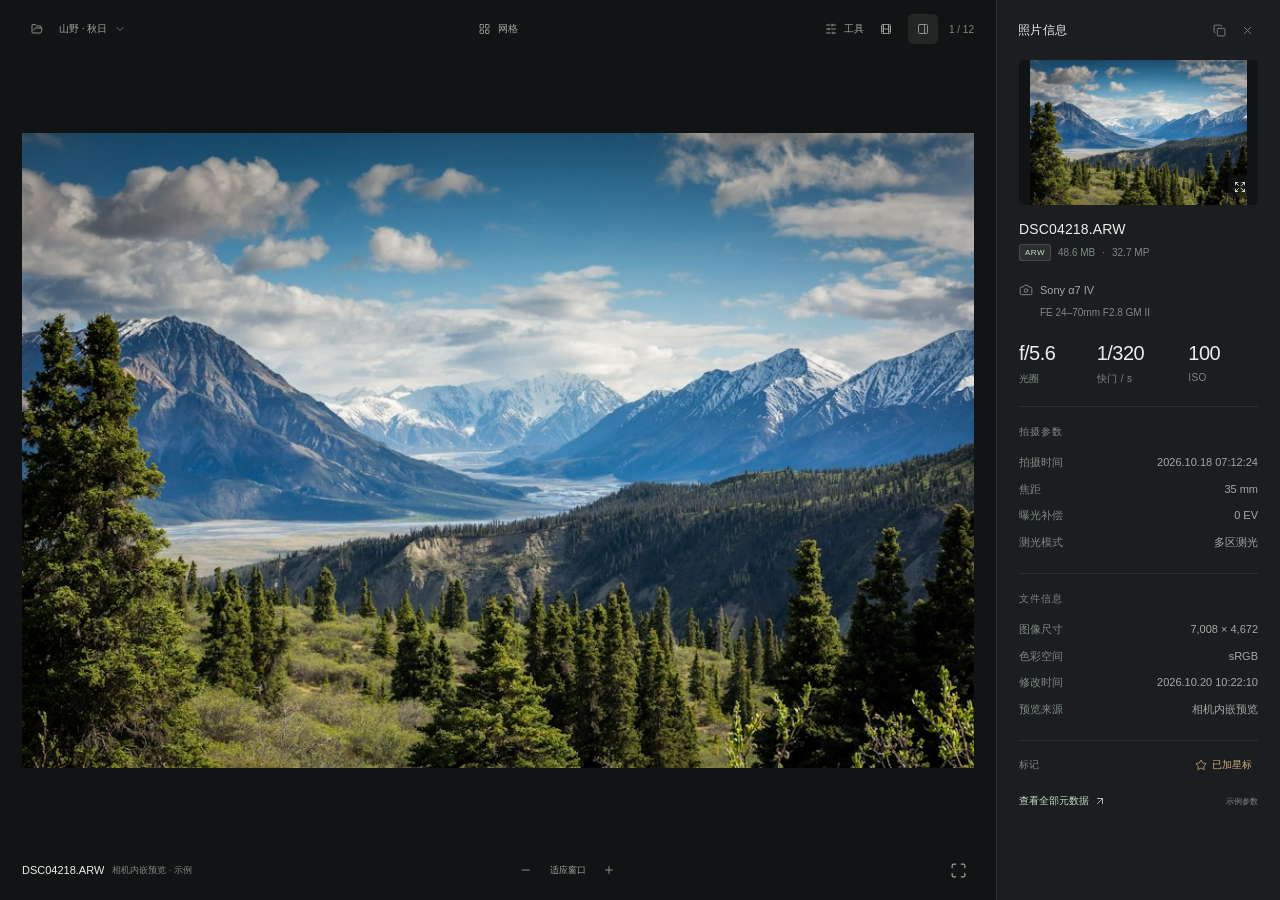
<file: prototype/index.html>
<!doctype html>
<html lang="zh-CN" data-theme="dark">
<head>
<meta charset="UTF-8"><meta name="viewport" content="width=device-width,initial-scale=1">
<meta name="color-scheme" content="dark light">
<title>见山 · 图片查看器 UI 原型</title>
<link rel="stylesheet" href="style.css">
<script src="assets/lucide.min.js" defer></script><script src="app.js" defer></script>
</head>
<body>
<div class="app" id="app">
  <aside class="sidebar" id="sidebar">
    <div class="brand"><div class="brand-icon"><i data-lucide="scan-eye"></i></div><div><strong>见山</strong><span>每一帧，都值得看见。</span></div></div>
    <button class="open-folder" id="openFolder"><i data-lucide="folder-open"></i>打开文件夹<kbd>⌘ O</kbd></button>
    <div class="section-label">浏览</div>
    <button class="nav-item active" id="allPhotos"><i data-lucide="images"></i>当前文件夹<span id="navCount">12</span></button>
    <button class="nav-item" id="favoriteNav"><i data-lucide="star"></i>已加星标<span id="starCount">3</span></button>
    <div class="section-label folders-label">文件夹<span class="micro-label">DEMO</span></div>
    <div class="folder-root"><i data-lucide="chevron-down"></i><i data-lucide="folder"></i><span>我的照片</span></div>
    <button class="folder-item selected" data-folder="all"><span class="tree-line"></span><i data-lucide="folder-open"></i><span>山野 · 秋日</span></button>
    <button class="folder-item" data-folder="landscape"><span class="tree-line"></span><i data-lucide="folder"></i><span>山与湖</span><span class="item-count">7</span></button>
    <button class="folder-item" data-folder="forest"><span class="tree-line last"></span><i data-lucide="folder"></i><span>林间漫步</span><span class="item-count">5</span></button>
    <div class="section-label recent-label">最近打开</div>
    <button class="recent-item" id="demoFolder"><i data-lucide="folder-clock"></i><span>山野 · 秋日<small>图片 / 2026 / 山野</small></span></button>
    <div class="sidebar-bottom">
      <div class="demo-note"><span class="status-dot"></span><span>示例文件夹</span><button class="icon-button" id="aboutBtn" aria-label="关于原型"><i data-lucide="circle-help"></i></button></div>
      <div class="appearance-row"><span>外观</span><div class="theme-toggle" aria-label="外观模式"><button data-theme="light" aria-label="浅色"><i data-lucide="sun"></i></button><button data-theme="dark" class="active" aria-label="深色"><i data-lucide="moon"></i></button></div></div>
    </div>
  </aside>
  <main class="main">
    <header class="titlebar">
      <div class="titlebar-left"><button class="icon-button sidebar-toggle" id="sidebarBtn" aria-label="切换文件夹侧栏"><i data-lucide="panel-left"></i></button><div class="breadcrumbs"><span>我的照片</span><i data-lucide="chevron-right"></i><span>2026</span><i data-lucide="chevron-right"></i><strong id="breadcrumbFolder">山野 · 秋日</strong></div></div>
      <div class="titlebar-right"><span class="prototype-label">UI 概念稿</span><button class="icon-button" id="keyboardBtn" aria-label="键盘快捷键" title="键盘快捷键"><i data-lucide="keyboard"></i></button><button class="icon-button active" id="infoBtn" aria-label="切换信息面板" title="信息面板 · I"><i data-lucide="panel-right"></i></button></div>
    </header>
    <div class="workspace" id="workspace">
      <section class="browser" id="browser">
        <div class="content-head"><div class="heading-group"><p class="eyebrow">FOLDER / 文件夹</p><h1 id="folderTitle">山野 · 秋日<span class="folder-count" id="folderCount">12</span></h1><p class="folder-description" id="folderDescription">把山间的光，留在这一帧。</p></div><div class="head-actions"><label class="search-box"><i data-lucide="search"></i><input id="search" type="search" placeholder="搜索文件名…" aria-label="搜索文件名"><kbd>⌘ F</kbd></label></div></div>
        <div class="controls-row">
          <div class="view-switch" role="group" aria-label="视图"><button id="gridView" class="active" aria-label="缩略图视图"><i data-lucide="layout-grid"></i></button><button id="singleView" aria-label="单张视图"><i data-lucide="rectangle-horizontal"></i></button></div>
          <div class="control-divider"></div>
          <div class="popover-anchor"><button class="text-button" id="sortBtn" aria-haspopup="true" aria-expanded="false"><i data-lucide="arrow-down-wide-narrow"></i><span id="sortLabel">拍摄时间</span><i class="small-icon" data-lucide="chevron-down"></i></button><div class="popover sort-popover" id="sortPopover" hidden><div class="popover-title">排序依据</div><div id="sortOptions"></div></div></div>
          <button class="icon-button order-button" id="orderBtn" aria-label="切换排序方向" title="切换为降序"><i data-lucide="arrow-up"></i></button>
          <div class="controls-spacer"></div>
          <button class="text-button format-toggle" id="formatToggle" aria-expanded="false"><i data-lucide="file-type-2"></i><span>格式</span></button><div class="popover-anchor"><button class="text-button filter-button" id="filterBtn" aria-haspopup="true" aria-expanded="false"><i data-lucide="sliders-horizontal"></i><span>筛选</span><span class="filter-counter" id="filterCounter" hidden>0</span></button><div class="popover filter-popover" id="filterPopover" hidden><div class="popover-title">精细筛选<button class="subtle-link" id="resetAdvanced">重置</button></div><label class="field">相机<select id="cameraFilter"><option value="">所有相机</option></select></label><label class="field">画面方向<select id="orientationFilter"><option value="">不限</option><option value="landscape">横向</option><option value="portrait">纵向</option></select></label><div class="field">ISO 范围<div class="range-fields"><input type="number" id="isoMin" placeholder="最低" min="0" aria-label="ISO 最低值"><span>—</span><input type="number" id="isoMax" placeholder="最高" min="0" aria-label="ISO 最高值"></div></div><label class="field">拍摄日期<input type="date" id="dateFilter" aria-label="拍摄日期"></label><label class="checkbox-row"><input type="checkbox" id="starFilter">只看已加星标</label></div></div>
        </div>
        <div class="format-row" id="formatRow" aria-label="按后缀名筛选"></div>
        <div class="active-filters" id="activeFilters" hidden></div>
        <div class="gallery-area" id="galleryArea"><div class="photo-grid" id="photoGrid" role="list" aria-label="图片缩略图"></div><div class="empty-state" id="emptyState" hidden><div class="empty-icon"><i data-lucide="search-x"></i></div><h2>没有匹配的图片</h2><p>试试其他文件格式，或清除当前筛选。</p><button class="primary-button" id="clearEmpty">清除筛选</button></div>
        <div class="single-view" id="singleArea" hidden><div class="viewer-top"><div class="viewer-top-left"><button class="icon-button" id="miniOpen" aria-label="打开文件夹" title="打开文件夹"><i data-lucide="folder-open"></i></button><button class="text-button mini-folder-button" id="miniFolderButton" aria-label="显示文件夹"><span id="miniFolderName">山野 · 秋日</span><i data-lucide="chevron-down"></i></button></div><div class="viewer-top-center"><button class="text-button" id="backToGrid"><i data-lucide="layout-grid"></i>网格</button></div><div class="viewer-top-right"><button class="text-button" id="miniToolsButton"><i data-lucide="sliders-horizontal"></i>工具</button><button class="icon-button" id="miniFilmstripButton" aria-label="显示胶片栏" title="显示胶片栏"><i data-lucide="film"></i></button><button class="icon-button active" id="miniInfoButton" aria-label="切换信息面板" title="信息面板"><i data-lucide="panel-right"></i></button><span id="singlePosition">1 / 12</span></div><div class="mini-tools-menu" id="miniToolsMenu" hidden><button type="button" data-mini-action="grid">网格浏览</button><button type="button" data-mini-action="sort">排序与筛选</button><button type="button" data-mini-action="folder">打开其他文件夹</button></div></div><div class="image-stage" id="imageStage"><img id="singleImage" alt=""><button class="stage-nav prev" id="prevBtn" aria-label="上一张"><i data-lucide="chevron-left"></i></button><button class="stage-nav next" id="nextBtn" aria-label="下一张"><i data-lucide="chevron-right"></i></button></div><div class="viewer-bottom"><div class="viewer-file"><strong id="singleName"></strong><span id="previewMode">相机内嵌预览</span></div><div class="zoom-control"><button class="icon-button" id="zoomOut" aria-label="缩小"><i data-lucide="minus"></i></button><button class="zoom-label" id="zoomFit">适应窗口</button><button class="icon-button" id="zoomIn" aria-label="放大"><i data-lucide="plus"></i></button></div><button class="icon-button" id="fullscreenBtn" aria-label="全屏查看"><i data-lucide="maximize"></i></button></div><div class="filmstrip" id="filmstrip" aria-label="图片胶片栏" hidden></div></div></div>
        <footer class="browser-footer"><div class="footer-count"><span class="status-dot"></span><span id="resultCount" aria-live="polite">12 张图片</span><span class="footer-dot">·</span><span id="selectionCount">已选择 1 张</span></div><div class="thumbnail-size" id="thumbnailControl"><i data-lucide="image"></i><input type="range" id="thumbSize" min="140" max="260" value="174" aria-label="缩略图大小"><i data-lucide="images"></i></div></footer>
      </section>
      <aside class="inspector" id="inspector" aria-label="图片元数据"><div class="inspector-top"><h2>照片信息</h2><div><button class="icon-button" id="copyInfoBtn" aria-label="复制拍摄信息" title="复制拍摄信息"><i data-lucide="copy"></i></button><button class="icon-button" id="closeInfoBtn" aria-label="关闭信息面板"><i data-lucide="x"></i></button></div></div><div class="inspector-scroll" id="inspectorContent"></div></aside>
    </div>
  </main>
</div>
<div class="toast" id="toast" role="status" hidden></div>
<dialog id="dialog"><div class="dialog-head"><h2 id="dialogTitle"></h2><button class="icon-button" id="dialogClose" aria-label="关闭对话框"><i data-lucide="x"></i></button></div><div id="dialogContent"></div></dialog>
<input type="file" id="folderInput" webkitdirectory multiple hidden>
</body>
</html>
</file>
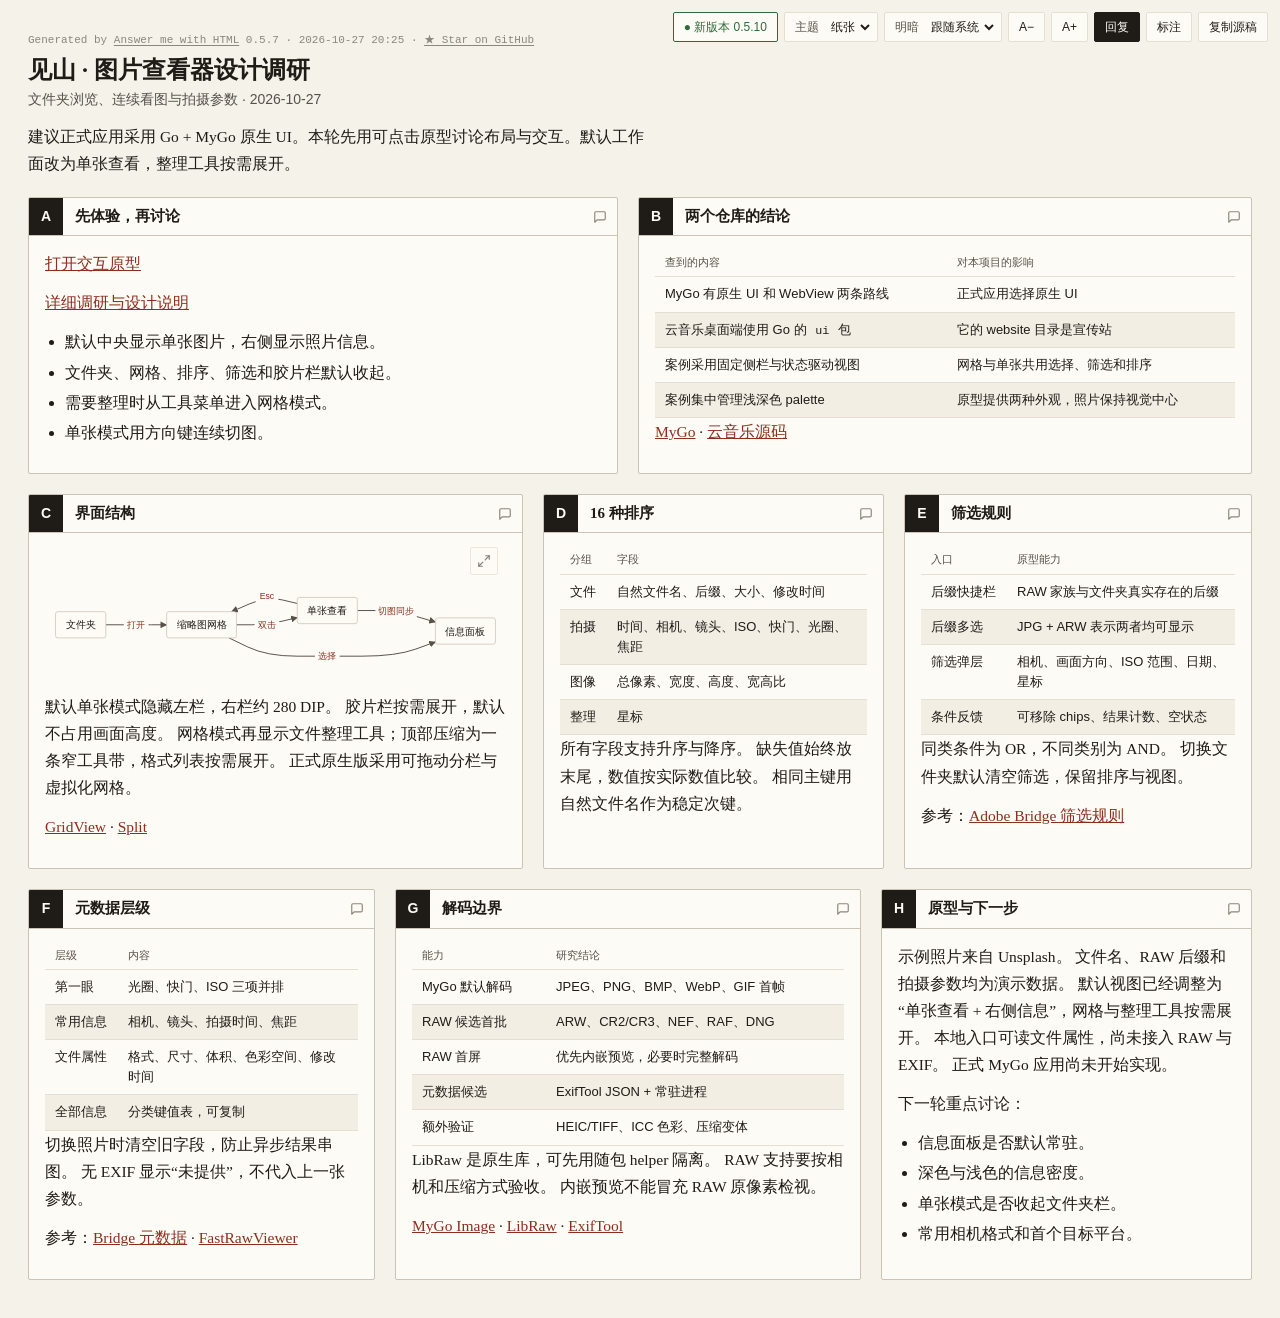
<file: photo-viewer-research.html>
<!doctype html>
<html lang="zh-CN" data-theme="paper" data-mode="auto" data-style="80">
<head>
<meta charset="utf-8">
<meta http-equiv="Content-Security-Policy" content="default-src 'none'; script-src 'sha256-miSFOrweknNZK/68VVvNvZtWK6m+/hNq1qUKqPkPpaI=' 'sha256-lPqFPx9oza8AmRj6iqQLqEVdDcwxhxzQ3yQnVhy8ZDM='; style-src 'unsafe-inline'; img-src data:; font-src data:; media-src data:; connect-src 'self'; form-action 'none'; base-uri 'none'">
<meta name="viewport" content="width=device-width, initial-scale=1">
<meta name="generator" content="Answer me with HTML 0.5.7">
<title>见山 · 图片查看器设计调研</title>
<style>
html[data-theme="blueprint"], html[data-theme="blueprint"][data-mode="light"] {
  --font-sans: -apple-system, BlinkMacSystemFont, "Segoe UI", "PingFang SC", "Hiragino Sans GB", "Microsoft YaHei", Roboto, "Helvetica Neue", Arial, sans-serif;
  --font-mono: ui-monospace, SFMono-Regular, "JetBrains Mono", Menlo, Consolas, "Liberation Mono", monospace;
  --radius: 0px;
  --shadow: none;
  --bw: 1.5px;
  --head-font: var(--font-sans);
  --bg: #f6f6f3;
  --paper: #ffffff;
  --ink: #16181d;
  --ink-2: #4b5260;
  --ink-3: #8b929e;
  --line: #1d2026;
  --line-2: #d6dae1;
  --fill: #f3f5f8;
  --accent: #1d5fbf;
  --accent-bg: #e4ecf8;
  --ok: #1d5fbf;
  --ok-bg: #e4ecf8;
  --err: #c62828;
  --err-bg: #fbeaea;
  --warn: #a8620a;
  --warn-bg: #fdf3e2;
  --head-bg: #16181d;
  --head-fg: #ffffff;
}
html[data-theme="blueprint"][data-mode="dark"] {
  --bg: #081322;
  --paper: #0d1c31;
  --ink: #e6edf7;
  --ink-2: #a9b8cc;
  --ink-3: #6b7f99;
  --line: #c9d6e8;
  --line-2: #23385a;
  --fill: #12253f;
  --accent: #6ea8ff;
  --accent-bg: #16305a;
  --ok: #6ea8ff;
  --ok-bg: #16305a;
  --err: #ff7070;
  --err-bg: #3b1620;
  --warn: #f0b14a;
  --warn-bg: #3a2a10;
  --head-bg: #e6edf7;
  --head-fg: #081322;
}
@media (prefers-color-scheme: dark) {
html[data-theme="blueprint"][data-mode="auto"] {
  --bg: #081322;
  --paper: #0d1c31;
  --ink: #e6edf7;
  --ink-2: #a9b8cc;
  --ink-3: #6b7f99;
  --line: #c9d6e8;
  --line-2: #23385a;
  --fill: #12253f;
  --accent: #6ea8ff;
  --accent-bg: #16305a;
  --ok: #6ea8ff;
  --ok-bg: #16305a;
  --err: #ff7070;
  --err-bg: #3b1620;
  --warn: #f0b14a;
  --warn-bg: #3a2a10;
  --head-bg: #e6edf7;
  --head-fg: #081322;
}
}

html[data-theme="shadcn"], html[data-theme="shadcn"][data-mode="light"] {
  --font-sans: -apple-system, BlinkMacSystemFont, "Segoe UI", "PingFang SC", "Hiragino Sans GB", "Microsoft YaHei", Roboto, "Helvetica Neue", Arial, sans-serif;
  --font-mono: ui-monospace, SFMono-Regular, "JetBrains Mono", Menlo, Consolas, "Liberation Mono", monospace;
  --radius: 8px;
  --shadow: 0 1px 2px 0 rgba(0,0,0,0.05);
  --bw: 1px;
  --head-font: var(--font-sans);
  --bg: #fafafa;
  --paper: #ffffff;
  --ink: #09090b;
  --ink-2: #71717a;
  --ink-3: #a1a1aa;
  --line: #e4e4e7;
  --line-2: #f0f0f2;
  --fill: #f4f4f5;
  --accent: #2563eb;
  --accent-bg: #eff6ff;
  --ok: #16a34a;
  --ok-bg: #f0fdf4;
  --err: #dc2626;
  --err-bg: #fef2f2;
  --warn: #d97706;
  --warn-bg: #fffbeb;
  --head-bg: #18181b;
  --head-fg: #fafafa;
}
html[data-theme="shadcn"][data-mode="dark"] {
  --bg: #09090b;
  --paper: #121215;
  --ink: #fafafa;
  --ink-2: #a1a1aa;
  --ink-3: #71717a;
  --line: #27272a;
  --line-2: #1c1c1f;
  --fill: #18181b;
  --accent: #60a5fa;
  --accent-bg: #172554;
  --ok: #4ade80;
  --ok-bg: #052e16;
  --err: #f87171;
  --err-bg: #450a0a;
  --warn: #fbbf24;
  --warn-bg: #451a03;
  --head-bg: #fafafa;
  --head-fg: #18181b;
}
@media (prefers-color-scheme: dark) {
html[data-theme="shadcn"][data-mode="auto"] {
  --bg: #09090b;
  --paper: #121215;
  --ink: #fafafa;
  --ink-2: #a1a1aa;
  --ink-3: #71717a;
  --line: #27272a;
  --line-2: #1c1c1f;
  --fill: #18181b;
  --accent: #60a5fa;
  --accent-bg: #172554;
  --ok: #4ade80;
  --ok-bg: #052e16;
  --err: #f87171;
  --err-bg: #450a0a;
  --warn: #fbbf24;
  --warn-bg: #451a03;
  --head-bg: #fafafa;
  --head-fg: #18181b;
}
}

html[data-theme="paper"], html[data-theme="paper"][data-mode="light"] {
  --font-sans: -apple-system, BlinkMacSystemFont, "Segoe UI", "PingFang SC", "Hiragino Sans GB", "Microsoft YaHei", Roboto, "Helvetica Neue", Arial, sans-serif;
  --font-mono: ui-monospace, SFMono-Regular, "JetBrains Mono", Menlo, Consolas, "Liberation Mono", monospace;
  --font-serif: "Iowan Old Style", "Palatino Linotype", Palatino, Georgia, "Songti SC", "STSong", "Noto Serif CJK SC", "Source Han Serif SC", serif;
  --radius: 2px;
  --shadow: none;
  --bw: 1px;
  --head-font: var(--font-serif);
  --bg: #f5f2ea;
  --paper: #fdfbf6;
  --ink: #1f1c17;
  --ink-2: #57514a;
  --ink-3: #8c867b;
  --line: #cbc3b4;
  --line-2: #e5dfd3;
  --fill: #f3eee4;
  --accent: #8c2f1e;
  --accent-bg: #f5e5df;
  --ok: #2e6a3b;
  --ok-bg: #e4efe5;
  --err: #a3251b;
  --err-bg: #f7e3e0;
  --warn: #7f5300;
  --warn-bg: #f6ecd6;
  --head-bg: #1f1c17;
  --head-fg: #fdfbf6;
}
html[data-theme="paper"][data-mode="dark"] {
  --bg: #15130f;
  --paper: #1c1a15;
  --ink: #ebe5d8;
  --ink-2: #b5ad9e;
  --ink-3: #7b7467;
  --line: #4a443a;
  --line-2: #2d2a24;
  --fill: #242119;
  --accent: #e59a7d;
  --accent-bg: #3a2219;
  --ok: #8cc79a;
  --ok-bg: #1c3122;
  --err: #f0928a;
  --err-bg: #3a1d1a;
  --warn: #e3b866;
  --warn-bg: #352a13;
  --head-bg: #ebe5d8;
  --head-fg: #15130f;
}
@media (prefers-color-scheme: dark) {
html[data-theme="paper"][data-mode="auto"] {
  --bg: #15130f;
  --paper: #1c1a15;
  --ink: #ebe5d8;
  --ink-2: #b5ad9e;
  --ink-3: #7b7467;
  --line: #4a443a;
  --line-2: #2d2a24;
  --fill: #242119;
  --accent: #e59a7d;
  --accent-bg: #3a2219;
  --ok: #8cc79a;
  --ok-bg: #1c3122;
  --err: #f0928a;
  --err-bg: #3a1d1a;
  --warn: #e3b866;
  --warn-bg: #352a13;
  --head-bg: #ebe5d8;
  --head-fg: #15130f;
}
}

html:lang(zh-Hant)[data-theme][data-mode], html:lang(zh-TW)[data-theme][data-mode], html:lang(zh-HK)[data-theme][data-mode], html:lang(zh-MO)[data-theme][data-mode] {
  --font-sans: -apple-system, BlinkMacSystemFont, "Segoe UI", "PingFang TC", "Heiti TC", "Microsoft JhengHei", "Noto Sans CJK TC", "Noto Sans TC", "PingFang SC", "Microsoft YaHei", Roboto, "Helvetica Neue", Arial, sans-serif;
}

html:lang(ja)[data-theme][data-mode] {
  --font-sans: -apple-system, BlinkMacSystemFont, "Segoe UI", "Hiragino Sans", "Hiragino Kaku Gothic ProN", "Yu Gothic UI", "Yu Gothic", Meiryo, "Noto Sans CJK JP", "Noto Sans JP", "PingFang SC", "Microsoft YaHei", Roboto, "Helvetica Neue", Arial, sans-serif;
}

html:lang(he)[data-theme][data-mode] {
  --font-sans: -apple-system, BlinkMacSystemFont, "Segoe UI", "Noto Sans Hebrew", "Arial Hebrew", Arial, Roboto, "Helvetica Neue", sans-serif;
}

html {
  --am-fs-title: calc(24px * var(--am-scale, 1));
  --am-fs-stat: calc(17px * var(--am-scale, 1));
  --am-fs-lead: calc(15.5px * var(--am-scale, 1));
  --am-fs-heading: calc(15px * var(--am-scale, 1));
  --am-fs-body: calc(14px * var(--am-scale, 1));
  --am-fs-text: calc(13px * var(--am-scale, 1));
  --am-fs-code: calc(12.5px * var(--am-scale, 1));
  --am-fs-small: calc(12px * var(--am-scale, 1));
  --am-fs-fine: calc(11.5px * var(--am-scale, 1));
  --am-fs-label: calc(11px * var(--am-scale, 1));
  --am-fs-tick: calc(10px * var(--am-scale, 1));
  --am-fs-d-node: 13px;
  --am-fs-d-field: 12px;
  --am-fs-d-edge: 11.5px;
  --am-fs-d-cluster: 11px;
  --am-fs-d-step: 10px;
  --am-fs-d-note: 12px;
  --am-fs-d-badge: 11px;
  --am-fs-d-chartCat: 12px;
  --am-fs-d-chartTick: 11px;
  --am-fs-d-chartVal: 11px;
  --am-fs-d-chartLegend: 12px;
  --am-fs-d-totalMin: 10px;
  --am-fs-d-totalMax: 22px;
  --am-fs-d-totalFit: 18px;
  --am-fs-d-totalUnit: 12px;
  --am-ln-annotPad: calc(14px * var(--am-scale, 1));
  --am-ln-segLine: calc(16px * var(--am-scale, 1));
  --am-ln-whenHeight: calc(24px * var(--am-scale, 1));
  --am-ln-limitsTick: calc(16px * var(--am-scale, 1));
  --am-ln-treeBadge: calc(15px * var(--am-scale, 1));
}
.am-toolbar, .am-lightbox-header {
  --am-fs-title: 24px;
  --am-fs-stat: 17px;
  --am-fs-lead: 15.5px;
  --am-fs-heading: 15px;
  --am-fs-body: 14px;
  --am-fs-text: 13px;
  --am-fs-code: 12.5px;
  --am-fs-small: 12px;
  --am-fs-fine: 11.5px;
  --am-fs-label: 11px;
  --am-fs-tick: 10px;
}

/* Answer me with HTML base — uses theme variables only, never hard-coded colors (theme tokens and decorations: themes/<name>.js). Exception: the var() fallbacks of diagrams (flow / sequence) equal the blueprint light tokens, guarded by a test. */
*, *::before, *::after { box-sizing: border-box; }
html, body { margin: 0; padding: 0; }
body {
  background: var(--bg); color: var(--ink);
  font-family: var(--font-sans); font-size: var(--am-fs-body); line-height: 1.55;
  -webkit-font-smoothing: antialiased;
}
code, pre, kbd { font-family: var(--font-mono); }

/* ── Toolbar ─────────────────────────────── */
.am-toolbar {
  position: fixed; top: 12px; inset-inline-end: 12px; z-index: 10; display: flex; gap: 6px;
}
.am-btn {
  font: var(--am-fs-small)/1 var(--font-sans); color: var(--ink); background: var(--paper);
  border: 1px solid var(--line-2); border-radius: var(--radius); padding: 7px 10px; cursor: pointer;
}
.am-btn:hover { border-color: var(--ink-3); }
.am-btn:focus-visible { outline: 2px solid var(--accent); outline-offset: 2px; }
.am-toolbar .am-btn[aria-disabled="true"] { opacity: .5; cursor: default; }
.am-toolbar .am-btn[aria-disabled="true"]:hover { border-color: var(--line-2); }
/* Theme and mode lists: a label and a native select inside one button-like box */
.am-pick {
  display: flex; align-items: center; gap: 6px; font: var(--am-fs-small)/1 var(--font-sans); color: var(--ink-2); background: var(--paper);
  border: 1px solid var(--line-2); border-radius: var(--radius); padding-block: 0; padding-inline: 10px 4px;
}
.am-pick:hover { border-color: var(--ink-3); }
.am-pick:focus-within { outline: 2px solid var(--accent); outline-offset: 2px; }
.am-pick select {
  font: inherit; color: var(--ink); background: transparent; border: 0; padding: 6px 2px; cursor: pointer; outline: none;
}
.am-pick option { color: var(--ink); background: var(--paper); }

/* ── Header ───────────────────────────────── */
.am-head { margin: 0 0 20px; padding-inline-end: 300px; }
.am-head h1 { margin: 0; font-size: var(--am-fs-title); line-height: 1.25; letter-spacing: -0.01em; }
.am-sub { margin: 4px 0 0; color: var(--ink-2); }
.am-head-meta { display: flex; flex-wrap: wrap; gap: 6px 18px; margin-top: 10px; font-size: var(--am-fs-small); color: var(--ink-2); }
.am-head-meta b { font-family: var(--font-mono); font-weight: 400; color: var(--ink-3); margin-inline-end: 6px; }
.am-intro { margin-top: 12px; max-width: 80ch; }

/* ── sheet template ────────────────────────── */
.am-sheet { max-width: 1680px; margin: 0 auto; padding: 32px 28px 40px; }
.am-frame { position: relative; }
.am-grid {
  display: grid; grid-template-columns: repeat(var(--cols, 3), minmax(0, 1fr));
  gap: 20px; align-items: start;
}
.am-ruler { display: none; }
.am-ruler span { flex: 1; display: flex; align-items: center; justify-content: center; }
.am-ruler--top, .am-ruler--bottom { left: 18px; right: 18px; height: 18px; }
.am-ruler--top { top: 0; }
.am-ruler--bottom { bottom: 0; }
.am-ruler--left, .am-ruler--right { top: 18px; bottom: 18px; width: 18px; flex-direction: column; }
.am-ruler--left { left: 0; }
.am-ruler--right { right: 0; }
.am-ruler--top span + span, .am-ruler--bottom span + span { border-inline-start: 1px solid var(--line); }
.am-ruler--left span + span, .am-ruler--right span + span { border-top: 1px solid var(--line); }

/* ── Panels ───────────────────────────────── */
.am-panel {
  background: var(--paper); border: var(--bw) solid var(--line); border-radius: var(--radius);
  box-shadow: var(--shadow); min-width: 0; overflow: hidden;
}
.am-panel-head {
  display: flex; align-items: stretch; gap: 0; border-bottom: var(--bw) solid var(--line); min-height: 34px;
}
.am-panel-id {
  display: flex; align-items: center; justify-content: center; min-width: 34px; padding: 0 8px;
  background: var(--head-bg); color: var(--head-fg); font-weight: 600; font-size: var(--am-fs-body);
}
.am-panel-head h2 { margin: 0; padding: 7px 12px; font-size: var(--am-fs-heading); font-weight: 600; flex: 1; display: flex; align-items: center; }
.am-panel-meta { align-self: center; padding: 0 12px; font: var(--am-fs-label)/1.3 var(--font-mono); color: var(--ink-2); text-align: end; }
.am-panel-body { padding: 14px 16px 16px; }
.am-panel-body > * + * { margin-top: 12px; }

/* ── Markdown body ───────────────────────── */
.am-md > :first-child { margin-top: 0; }
.am-md > :last-child { margin-bottom: 0; }
.am-md p { margin: 0 0 8px; }
.am-md ul, .am-md ol { margin: 0 0 8px; padding-inline-start: 20px; }
.am-md li + li { margin-top: 3px; }
.am-md h3, .am-md h4 { margin: 14px 0 6px; font-size: var(--am-fs-text); }
.am-md a { color: var(--accent); }
.am-md blockquote { margin: 0 0 8px; padding: 2px 12px; border-inline-start: 3px solid var(--line-2); color: var(--ink-2); }
.am-md :not(pre) > code { font-size: 0.9em; background: var(--fill); padding: 1px 5px; border-radius: 4px; }
.am-md hr { border: 0; border-top: 1px solid var(--line-2); margin: 12px 0; }
.am-md table { width: 100%; border-collapse: collapse; font-size: var(--am-fs-text); }
.am-md th {
  text-align: start; font: var(--am-fs-label)/1.3 var(--font-mono); color: var(--ink-2); font-weight: 400;
  padding: 6px 10px; border-bottom: 1px solid var(--line-2);
}
/* th { text-align: start } outranks the align attribute from Markdown alignment, so restore right and center columns explicitly. */
.am-md th[align="right"] { text-align: right; }
.am-md th[align="center"] { text-align: center; }
.am-md td { padding: 7px 10px; border-bottom: 1px solid var(--line-2); vertical-align: top; }
.am-md tbody tr:nth-child(even) td { background: var(--fill); }
.am-table-wrap { overflow-x: auto; }
/* Images scale down to the panel and never past 70% of the window height, keeping their shape. */
.am-md img { max-width: 100%; max-height: 70vh; height: auto; }
.am-figure { margin: 0; text-align: center; }
.am-figure img { display: block; margin: 0 auto; border: 1px solid var(--line-2); border-radius: var(--radius); }
.am-figure figcaption { margin-top: 6px; font-size: var(--am-fs-small); line-height: 1.4; color: var(--ink-2); }
.am-code {
  margin: 0; padding: 12px 14px; background: var(--fill); border: 1px solid var(--line-2);
  border-radius: var(--radius); overflow-x: auto; font-size: var(--am-fs-code); line-height: 1.5;
}
/* Ask: a decision the reader makes; the suggested option has a tag and starts unselected like the others */
.am-ask { margin: 10px 0; padding: 10px 12px 8px; border: 1px solid var(--line-2); border-radius: var(--radius); background: var(--fill); min-width: 0; }
/* The question floats inside the box, so a long question wraps like text instead of riding on the border */
.am-ask-q { float: left; width: 100%; padding: 0; margin-bottom: 4px; font-weight: 600; }
/* Two columns: the control, then the label, tag and note, which wrap under the label and never under the control */
.am-ask-opt { clear: both; display: grid; grid-template-columns: auto minmax(0, 1fr); column-gap: 8px; align-items: baseline; padding: 5px 2px; cursor: pointer; }
.am-ask-opt input { margin: 0; accent-color: var(--accent); position: relative; top: 2px; }
.am-ask-tag { display: inline-block; font-size: var(--am-fs-label); line-height: 1.5; color: var(--accent); border: 1px solid var(--accent); border-radius: 999px; padding: 0 6px; white-space: nowrap; }
.am-ask-note { display: block; color: var(--ink-2); }
/* Comment box under each panel, and the Reply sheet */
.am-comment-btn {
  display: flex; flex-shrink: 0; align-self: center; margin-block: 0; margin-inline: auto 6px; color: var(--ink-3); background: transparent;
  border: 1px solid transparent; border-radius: var(--radius); padding: 3px; cursor: pointer;
}
.am-panel-meta + .am-comment-btn { margin-inline-start: 0; }
.am-panel:hover .am-comment-btn, .am-comment-btn:focus-visible, .am-comment-btn[aria-expanded="true"] { border-color: var(--line-2); color: var(--ink-2); }
.am-panel .am-comment-btn.am-comment-btn--on { color: var(--accent); border-color: var(--accent); }
.am-panel--bare { position: relative; }
.am-panel--bare > .am-comment-btn { position: absolute; top: 4px; inset-inline-end: 0; }
.am-comment { padding: 0 14px 12px; }
.am-comment textarea, .am-reply textarea {
  width: 100%; font: var(--am-fs-text)/1.5 var(--font-sans); color: var(--ink); background: var(--paper);
  border: 1px solid var(--line-2); border-radius: var(--radius); padding: 8px 10px; resize: vertical;
}
.am-comment textarea:focus-visible, .am-reply textarea:focus-visible { outline: 2px solid var(--accent); outline-offset: 1px; }
.am-btn--reply { color: var(--paper); background: var(--ink); border-color: var(--ink); }
.am-btn--reply:hover { opacity: .88; }
.am-reply {
  width: min(640px, calc(100vw - 32px)); padding: 16px; color: var(--ink); background: var(--paper);
  border: 1px solid var(--line-2); border-radius: var(--radius); box-shadow: 0 12px 40px rgba(0,0,0,.25);
}
.am-reply::backdrop { background: rgba(0,0,0,.35); }
.am-reply-head { display: flex; flex-wrap: wrap; align-items: baseline; gap: 4px 10px; margin-bottom: 10px; }
.am-reply-head span { color: var(--ink-2); font-size: var(--am-fs-text); }
.am-reply textarea { font-family: var(--font-mono); font-size: var(--am-fs-code); }
.am-reply-actions { display: flex; justify-content: flex-end; gap: 8px; margin-top: 10px; }
.am-reply .am-btn:disabled { opacity: .5; cursor: default; }
/* The sheet shows the reply drawn (src/runtime/reply-view.js), each line in its own direction; the Markdown that Copy copies sits under a fold. */
.am-reply-view {
  max-height: min(60vh, 26em); overflow: auto; padding: 10px 12px; font: var(--am-fs-body)/1.6 var(--font-sans); color: var(--ink);
  background: var(--paper); border: 1px solid var(--line-2); border-radius: var(--radius); overflow-wrap: anywhere;
}
.am-reply-view:focus-visible { outline: 2px solid var(--accent); outline-offset: 1px; }
.am-reply-view > div { text-align: start; unicode-bidi: isolate; }
.am-rv-gap { height: .5em; }
.am-rv-h1 { font-weight: 700; font-size: var(--am-fs-heading); }
.am-rv-h2 { font-weight: 700; color: var(--ink-2); margin-top: 2px; }
.am-rv-tag {
  display: inline-block; min-width: 1.6em; padding: 0 4px; font-size: var(--am-fs-small); line-height: 1.5; text-align: center;
  color: var(--ink-2); border: 1px solid var(--line-2); border-radius: var(--radius);
}
.am-rv-a { padding-inline-start: 1.6em; }
.am-rv-a em { color: var(--ink-2); }
.am-rv-quote { margin-inline-start: 1em; padding-inline-start: 10px; border-inline-start: 3px solid var(--line-2); color: var(--ink-2); white-space: pre-wrap; }
.am-reply-raw summary { margin-top: 10px; margin-bottom: 6px; font-size: var(--am-fs-small); color: var(--ink-2); cursor: pointer; }
/* The bar at the bottom of the page: counts and one-click copy, so the reader need not go to the Reply button at the top. */
.am-reply-bar {
  position: fixed; inset-block-end: 16px; inset-inline: 0; margin-inline: auto; width: max-content; max-width: calc(100vw - 24px);
  z-index: 10; display: flex; align-items: center; gap: 10px; padding-block: 8px; padding-inline: 14px 8px; font-size: var(--am-fs-text);
  color: var(--ink); background: var(--paper); border: 1px solid var(--line-2); border-radius: var(--radius); box-shadow: 0 6px 24px rgba(0,0,0,.18);
}
.am-reply-bar[hidden] { display: none; }
.am-reply-bar-count { color: var(--ink-2); }
.am-reply-bar .am-btn { flex: none; white-space: nowrap; }
body.am-has-reply-bar { padding-block-end: 72px; }
@media (max-width: 480px) {
  .am-reply-bar { inset-inline: 12px; width: auto; justify-content: space-between; }
}
/* Code block: a header (title or path:lines, language, copy), then one span per line; numbered blocks show the line number in a gutter */
.am-codeblock { margin: 10px 0; min-width: 0; }
.am-codeblock .am-code { border-top-left-radius: 0; border-top-right-radius: 0; padding: 10px 0; }
.am-code-head {
  display: flex; align-items: center; gap: 8px; padding: 5px 6px 5px 12px; font: var(--am-fs-small)/1.3 var(--font-sans); color: var(--ink-2);
  background: var(--paper); border: 1px solid var(--line-2); border-bottom: 0; border-radius: var(--radius) var(--radius) 0 0;
}
.am-code-title { font-family: var(--font-mono); overflow: hidden; text-overflow: ellipsis; white-space: nowrap; min-width: 0; }
.am-code-lang { margin-left: auto; color: var(--ink-3); text-transform: lowercase; }
.am-code-copy { font: var(--am-fs-small)/1 var(--font-sans); color: var(--ink-2); background: transparent; border: 1px solid var(--line-2); border-radius: var(--radius); padding: 4px 8px; cursor: pointer; margin-left: auto; }
.am-code-lang + .am-code-copy { margin-left: 0; }
.am-code-copy:hover { border-color: var(--ink-3); color: var(--ink); }
.am-code-copy:focus-visible { outline: 2px solid var(--accent); outline-offset: 2px; }
.am-code code { display: block; min-width: max-content; }
.am-ln { display: block; padding: 0 14px; min-height: 1.5em; white-space: pre; }
.am-ln--hl { background: var(--accent-bg); box-shadow: inset 3px 0 0 var(--accent); }
.am-code--num .am-ln::before {
  content: attr(data-n); display: inline-block; width: 3.5ch; margin-right: 12px; text-align: right; color: var(--ink-3);
  user-select: none; -webkit-user-select: none;
}

/* ── Status badges ok / no / warn ──────────────── */
.am-status { white-space: nowrap; font-weight: 500; }
.am-status--ok { color: var(--ok); }
.am-status--no { color: var(--err); }
.am-status--warn { color: var(--warn); }
.am-status-icon { display: inline-block; width: 1.1em; font-weight: 700; }

/* ── callout ─────────────────────────────── */
.am-callout {
  border: 1px solid var(--line-2); border-inline-start: 3px solid var(--accent); background: var(--accent-bg);
  padding: 10px 14px; border-radius: var(--radius);
}
.am-callout--ok { border-inline-start-color: var(--ok); background: var(--ok-bg); }
.am-callout--warn { border-inline-start-color: var(--warn); background: var(--warn-bg); }
.am-callout--err { border-inline-start-color: var(--err); background: var(--err-bg); }
.am-callout-title { font-weight: 600; margin-bottom: 4px; }

/* ── kv title block ─────────────────────────── */
.am-kv {
  display: grid; grid-template-columns: repeat(var(--kv-cols, 2), minmax(0, 1fr)); margin: 0;
  border-top: var(--bw) solid var(--line); border-inline-start: var(--bw) solid var(--line);
}
.am-kv-cell { border-inline-end: var(--bw) solid var(--line); border-bottom: var(--bw) solid var(--line); padding: 6px 10px 8px; min-width: 0; }
.am-kv-cell--wide { grid-column: 1 / -1; }
.am-kv dt { font: var(--am-fs-label)/1.4 var(--font-mono); color: var(--ink-2); }
.am-kv dd { margin: 2px 0 0; font-size: var(--am-fs-body); font-weight: 500; overflow-wrap: anywhere; }
.am-kv-cell--wide dd { font-size: var(--am-fs-stat); font-weight: 600; }

/* ── timeline ────────────────────────────── */
.am-timeline { list-style: none; margin: 0; padding: 0; }
.am-timeline--h { display: grid; grid-template-columns: repeat(var(--n, 1), minmax(0, 1fr)); padding-top: 4px; }
.am-timeline--h li { position: relative; text-align: center; padding: 0 6px; }
.am-timeline--h li::before {
  content: ""; position: absolute; top: calc(var(--am-ln-whenHeight) + 7px); left: 0; right: 0; border-top: var(--bw) solid var(--line);
}
.am-timeline--h li:first-child::before { inset-inline-start: 50%; }
.am-timeline--h li:last-child::before { inset-inline-end: 50%; }
.am-tl-when { display: block; font-size: var(--am-fs-heading); font-weight: 500; height: var(--am-ln-whenHeight); }
.am-tl-dot {
  position: relative; display: block; width: 11px; height: 11px; margin: 2px auto 8px;
  border: var(--bw) solid var(--line); border-radius: 50%; background: var(--paper);
}
.am-tl-item--hi .am-tl-dot { background: var(--hi-stroke, var(--accent)); border-color: var(--hi-stroke, var(--accent)); }
.am-tl-title { display: block; font-size: var(--am-fs-code); font-weight: 500; }
.am-tl-text { display: block; font-size: var(--am-fs-small); color: var(--ink-2); line-height: 1.45; }
.am-timeline--v li { position: relative; padding: 0 0 14px; padding-inline-start: 22px; }
.am-timeline--v li::before { content: ""; position: absolute; inset-inline-start: 5px; top: 6px; bottom: -6px; border-inline-start: var(--bw) solid var(--line-2); }
.am-timeline--v li:last-child::before { display: none; }
.am-timeline--v .am-tl-dot { position: absolute; inset-inline-start: 0; top: 4px; margin: 0; }
.am-timeline--v .am-tl-when { display: inline; height: auto; font: var(--am-fs-small) var(--font-mono); color: var(--ink-2); margin-inline-end: 8px; }
.am-timeline--v .am-tl-title { display: inline; font-size: var(--am-fs-body); }
.am-timeline--v .am-tl-text { margin-top: 2px; }
/* .am-tl-wrap is the container (src/components/timeline.js): a horizontal timeline answers to the width it has, not to the width of the window, since a
   sheet puts panels two or three to a row. Below 560 px (about 90 px for each of the six items a timeline has by default) its dates
   wrap and the dots cover them, so it lays out like timeline v: line and dots at the start, text beside them. */
.am-tl-wrap { container-type: inline-size; }
@container (max-width: 560px) {
  .am-timeline--h { display: block; padding-top: 0; }
  .am-timeline--h li { text-align: start; padding: 0 0 14px; padding-inline-start: 22px; }
  .am-timeline--h li::before, .am-timeline--h li:first-child::before {
    top: 6px; bottom: -6px; inset-inline-start: 5px; inset-inline-end: auto; border-top: 0; border-inline-start: var(--bw) solid var(--line-2);
  }
  .am-timeline--h li:last-child::before { display: none; }
  .am-timeline--h .am-tl-dot { position: absolute; inset-inline-start: 0; top: 4px; margin: 0; }
  .am-timeline--h .am-tl-when { display: inline; height: auto; font: var(--am-fs-small) var(--font-mono); color: var(--ink-2); margin-inline-end: 8px; }
  .am-timeline--h .am-tl-title { display: inline; font-size: var(--am-fs-body); }
  .am-timeline--h .am-tl-text { margin-top: 2px; }
}

/* ── annot sentence notes ──────────────────────── */
.am-annot + .am-annot { border-top: 1px solid var(--line-2); padding-top: 12px; }
.am-annot-head { display: flex; justify-content: space-between; gap: 12px; font-size: var(--am-fs-text); font-weight: 600; margin-bottom: 8px; }
.am-annot-meta { font: var(--am-fs-label) var(--font-mono); font-weight: 400; color: var(--ink-2); }
.am-annot-scroll { overflow-x: auto; }
.am-annot-line {
  position: relative; display: inline-block; white-space: pre; font: var(--am-fs-body)/1.6 var(--font-mono);
  padding-bottom: calc(var(--rows, 0) * (var(--am-ln-segLine) + 1px) + var(--am-ln-annotPad));
}
.am-annot-line--wrap { display: block; white-space: normal; padding-bottom: 10px; }
.am-annot-line--wrap .am-seg { white-space: nowrap; }
.am-seg { position: relative; }
.am-seg::after {
  content: ""; position: absolute; left: 1px; right: 1px; top: calc(100% + 1px); height: 5px;
  border: 1px solid var(--accent); border-top: 0;
}
.am-seg-n {
  position: absolute; inset-inline-start: 0; top: calc(100% + 8px + var(--row, 0) * (var(--am-ln-segLine) + 1px));
  font: var(--am-fs-label)/var(--am-ln-segLine) var(--font-sans); color: var(--accent); white-space: nowrap;
}
.am-seg--err { color: var(--err); }
.am-seg--err::after { border-color: var(--err); }
.am-seg--err .am-seg-n { color: var(--err); }
.am-annot-caption { font-size: var(--am-fs-small); color: var(--ink-2); }

/* ── limits bars ───────────────────────── */
.am-lim + .am-lim { margin-top: 14px; }
.am-lim-head { display: flex; justify-content: space-between; gap: 12px; font-size: var(--am-fs-text); margin-bottom: 4px; }
.am-lim-val { font: var(--am-fs-small) var(--font-mono); color: var(--accent); white-space: nowrap; }
.am-lim-track { position: relative; height: 12px; border: 1px solid var(--line-2); background: var(--fill); border-radius: calc(var(--radius) / 2); }
.am-lim-fill { position: absolute; inset-inline-start: 0; top: 0; bottom: 0; background: var(--accent-bg); border-inline-end: 1px solid var(--accent); }
.am-lim-mark { position: absolute; top: -4px; bottom: -4px; border-left: 2px solid var(--accent); }
.am-lim.is-over .am-lim-fill { background: var(--err-bg); border-inline-end-color: var(--err); }
.am-lim.is-over .am-lim-val { color: var(--err); }
.am-lim-ticks { position: relative; height: var(--am-ln-limitsTick); font: var(--am-fs-tick)/var(--am-ln-limitsTick) var(--font-mono); color: var(--ink-3); }
.am-lim-ticks span { position: absolute; transform: translateX(-50%); }
.am-lim-ticks span:first-child { transform: none; }
.am-lim-note { font-size: var(--am-fs-label); color: var(--ink-2); margin-inline-start: 6px; }

/* ── tree ─────────────────────────── */
.am-tree { font-size: var(--am-fs-text); }
.am-tree-root { display: flex; justify-content: center; position: relative; padding-bottom: 18px; }
.am-tree-root::after { content: ""; position: absolute; bottom: 0; left: 50%; height: 18px; border-left: var(--bw) solid var(--line); }
.am-tree-root--solo { padding-bottom: 12px; }
.am-tree-root--solo::after { display: none; }
.am-tree-box {
  border: var(--node-width, var(--bw)) solid var(--node-stroke, var(--line)); background: var(--node-fill, var(--paper)); padding: 6px 14px; text-align: center;
  border-radius: var(--node-radius, var(--radius)); font-weight: 600; color: var(--node-text, inherit); filter: var(--node-shadow, none);
}
.am-tree-box small { display: block; font-weight: 400; color: var(--ink-2); font-size: var(--am-fs-small); }
/* The root box and a highlighted box are emphasis: they take the highlight tokens. With none set the root box keeps its accent tint and a highlighted box looks like any other. */
.am-tree-box--root, .am-tree-box--hi { border-color: var(--hi-stroke, var(--node-stroke, var(--line))); color: var(--hi-text, var(--node-text, inherit)); }
.am-tree-box--root { background: var(--hi-fill, var(--accent-bg)); }
.am-tree-box--hi { background: var(--hi-fill, var(--node-fill, var(--paper))); }
.am-tree-box--root small, .am-tree-box--hi small { color: var(--hi-text, var(--ink-2)); }
.am-tree-box--root { font-size: var(--am-fs-heading); padding: 8px 28px; }
.am-tree-cols { display: grid; grid-template-columns: repeat(var(--n, 1), minmax(0, 1fr)); }
.am-tree-col { position: relative; padding: 18px 8px 0; min-width: 0; }
.am-tree-col::before { content: ""; position: absolute; top: 0; left: 0; right: 0; border-top: var(--bw) solid var(--line); }
.am-tree-col:first-child::before { inset-inline-start: 50%; }
.am-tree-col:last-child::before { inset-inline-end: 50%; }
.am-tree-col::after { content: ""; position: absolute; top: 0; left: 50%; height: 18px; border-left: var(--bw) solid var(--line); }
.am-tree-list, .am-tree-list ul { list-style: none; margin: 0; padding: 0; }
.am-tree-col > .am-tree-list { margin: 8px 0 0; margin-inline-start: 14px; }
.am-tree-list ul { margin-inline-start: 16px; }
.am-tree-list li { position: relative; padding: 3px 0; padding-inline-start: 18px; }
.am-tree-list li::before { content: ""; position: absolute; inset-inline-start: 0; top: 0.95em; width: 12px; border-top: 1px solid var(--ink-3); }
.am-tree-list li::after { content: ""; position: absolute; inset-inline-start: 0; top: 0; bottom: 0; border-inline-start: 1px solid var(--ink-3); }
.am-tree-list li:last-child::after { bottom: auto; height: 0.95em; }
.am-tree-tag { font: var(--am-fs-label) var(--font-mono); color: var(--ink-3); margin-inline-end: 4px; }
.am-tree code { font: var(--am-fs-small) var(--font-mono); }
.am-tree-sub { display: block; font-size: var(--am-fs-fine); color: var(--ink-2); }
.am-tree-hi > .am-tree-label { color: var(--accent); font-weight: 600; }

/* ── Diagrams (flow / sequence) ───────────────── */
.am-diagram { margin: 0; overflow-x: auto; text-align: center; }
/* Embedded previews can lose html[data-theme]; the fallbacks keep diagrams readable, and defined theme variables still win. */
.am-diagram svg { max-width: 100%; height: auto; font-family: var(--font-sans, sans-serif); }
.am-diagram text { fill: var(--ink, #16181d); font-size: var(--am-fs-d-node); }
/* Diagram tokens (docs/reference.md, "Diagram tokens"): each painted part reads an optional token and falls back to the look it always had,
   so a theme that sets none of them draws the same diagram. Font family, size and weight are not tokens: diagram text is measured for the sans font. */
.am-node-shape { fill: var(--node-fill, var(--paper, #ffffff)); stroke: var(--node-stroke, var(--line, #1d2026)); stroke-width: var(--node-width, var(--bw, 1.5px)); filter: var(--node-shadow, none); }
/* A cylinder is two shapes (body, then cap): only the body casts the shadow. */
.am-node-shape ~ .am-node-shape { filter: none; }
/* The corner radius is an SVG attribute (the fallback for Safari before 17.4, which ignores a CSS rx); the default here equals the attribute. A pill and a diamond keep their shape. */
.am-node--rect .am-node-shape, .am-node--er .am-node-shape { rx: var(--node-radius, 3px); }
.am-node--hi .am-node-shape { fill: var(--hi-fill, var(--accent-bg, #e4ecf8)); stroke: var(--hi-stroke, var(--accent, #1d5fbf)); }
.am-diagram .am-node-text { fill: var(--node-text, var(--ink, #16181d)); }
.am-node--hi text { fill: var(--hi-text, var(--accent, #1d5fbf)); font-weight: 600; }
.am-diagram .am-node--hi .am-node-text { fill: var(--hi-text, var(--accent, #1d5fbf)); }
.am-edge { fill: none; stroke: var(--edge-color, var(--ink-2, #4b5260)); stroke-width: var(--edge-width, 1.3); }
.am-edge--dashed { stroke-dasharray: 5 4; }
.am-arrow { fill: var(--edge-color, var(--ink-2, #4b5260)); }
.am-edge-label rect { fill: var(--paper, #ffffff); }
.am-diagram .am-edge-label text { fill: var(--edge-label, var(--accent, #1d5fbf)); font-size: var(--am-fs-d-edge); }
.am-cluster { fill: var(--cluster-fill, var(--fill, #f3f5f8)); stroke: var(--cluster-stroke, var(--line-2, #d6dae1)); stroke-width: 1; stroke-dasharray: 4 3; }
.am-diagram .am-cluster-label { fill: var(--ink-2, #4b5260); font: var(--am-fs-d-cluster) var(--font-mono, monospace); }
/* The PK / FK / UK marks of an entity follow the node text, and the highlighted text in a highlighted entity, so they stay readable on the theme's fills. */
.am-diagram .am-er-key { fill: var(--node-text, var(--ink-2, #4b5260)); }
.am-diagram .am-node--hi .am-er-key { fill: var(--hi-text, var(--ink-2, #4b5260)); }
.am-lifeline { stroke: var(--lifeline-color, var(--ink-3, #8b929e)); stroke-width: 1; stroke-dasharray: 4 4; }
/* An actor (and the box of a divider) looks like a node unless the theme sets the actor tokens. */
.am-actor { fill: var(--actor-fill, var(--node-fill, var(--paper, #ffffff))); stroke: var(--actor-stroke, var(--node-stroke, var(--line, #1d2026))); stroke-width: var(--node-width, var(--bw, 1.5px)); filter: var(--node-shadow, none); rx: var(--node-radius, 2px); }
.am-diagram .am-actor-text { fill: var(--actor-text, var(--node-text, var(--ink, #16181d))); }
.am-note { fill: var(--note-fill, var(--warn-bg, #fdf3e2)); stroke: var(--note-stroke, var(--warn, #a8620a)); stroke-width: var(--note-width, 1); rx: var(--note-radius, 2px); }
.am-diagram .am-step { fill: var(--ink-3, #8b929e); font: var(--am-fs-d-step) var(--font-mono, monospace); }

.am-diagram-expand {
  /* In flow and sticky: it sits at the end edge (right on a left-to-right page) and stays in view when the diagram scrolls sideways.
     It takes its own row above the drawing, so it never covers a node at the top-right corner of the drawing. */
  position: sticky; inset-inline-start: calc(100% - 36px); z-index: 2;
  display: flex; align-items: center; justify-content: center;
  width: 28px; height: 28px; padding: 0; margin: 0 0 4px; margin-inline: auto 8px;
  color: var(--ink-2); background: var(--paper);
  border: var(--bw, 1px) solid var(--line-2); border-radius: var(--radius);
  cursor: pointer; opacity: 0.72;
  transition: opacity 0.15s, color 0.15s, border-color 0.15s, background 0.15s;
}
.am-diagram:hover .am-diagram-expand,
.am-diagram-expand:focus-visible { opacity: 1; }
.am-diagram-expand:hover {
  opacity: 1; color: var(--ink); border-color: var(--accent); background: var(--fill);
}
.am-diagram-expand:focus-visible { outline: 2px solid var(--accent); outline-offset: 1px; }

/* ── Diagram Lightbox and Pan-Zoom Viewer ─────────── */
.am-lightbox {
  position: fixed; inset: 0; z-index: 1000;
  display: flex; flex-direction: column;
  touch-action: none;
}
.am-lightbox[hidden] { display: none !important; }

.am-lightbox-backdrop {
  position: absolute; inset: 0;
  background: rgba(0, 0, 0, 0.72);
  backdrop-filter: blur(6px);
  -webkit-backdrop-filter: blur(6px);
}

.am-lightbox-header {
  position: absolute; top: 12px; left: 24px; right: 24px; height: 36px;
  display: flex; align-items: center; justify-content: space-between;
  z-index: 10; pointer-events: none;
}
.am-lightbox-title {
  display: inline-flex; align-items: center; gap: 8px;
  color: rgba(255, 255, 255, 0.92);
  font: var(--am-fs-text)/1 var(--font-sans, sans-serif); font-weight: 500;
  text-shadow: 0 1px 3px rgba(0, 0, 0, 0.6);
  pointer-events: auto;
  overflow: hidden; text-overflow: ellipsis; white-space: nowrap; max-width: 60vw;
}
.am-lightbox-title svg { stroke: rgba(255, 255, 255, 0.85); flex-shrink: 0; }
.am-lightbox-actions {
  display: flex; align-items: center; gap: 8px; pointer-events: auto;
}
.am-lightbox-close {
  width: 32px; height: 32px;
  background: var(--paper);
  border: var(--bw, 1px) solid var(--line-2);
  border-radius: 50%;
  color: var(--ink);
  font-size: var(--am-fs-heading); line-height: 1;
  cursor: pointer;
  display: flex; align-items: center; justify-content: center;
  box-shadow: 0 4px 12px rgba(0, 0, 0, 0.25);
  transition: background 0.15s, color 0.15s, transform 0.15s, border-color 0.15s;
}
.am-lightbox-close:hover {
  color: var(--accent); border-color: var(--accent); background: var(--fill); transform: scale(1.05);
}
.am-lightbox-close:focus-visible { outline: 2px solid var(--accent); outline-offset: 1px; }

.am-lightbox-stage {
  position: absolute;
  top: 54px; bottom: 20px; left: 24px; right: 24px;
  background: var(--paper);
  border: var(--bw, 1px) solid var(--line-2);
  border-radius: max(var(--radius), 14px);
  box-shadow: 0 24px 64px rgba(0, 0, 0, 0.45);
  overflow: hidden;
  cursor: grab;
  user-select: none;
  -webkit-user-select: none;
}
.am-lightbox-stage.am-panning { cursor: grabbing; }

.am-lightbox-canvas {
  position: absolute; left: 0; top: 0;
  transform-origin: 0 0;
  will-change: transform;
  pointer-events: none;
}
.am-lightbox-canvas svg {
  max-width: none !important;
  max-height: none !important;
  display: block;
  font-family: var(--font-sans, sans-serif);
}

/* ── doc template ────────────────────────── */
.am-doc { max-width: 1120px; margin: 0 auto; padding: 40px 28px 64px; }
.am-doc-layout { display: grid; grid-template-columns: 200px minmax(0, 1fr); gap: 32px; align-items: start; }
.am-doc-layout--notoc { grid-template-columns: minmax(0, 1fr); max-width: 860px; }
.am-toc { position: sticky; top: 24px; font-size: var(--am-fs-text); }
.am-toc a { display: block; color: var(--ink-2); text-decoration: none; padding: 4px 0; padding-inline-start: 10px; border-inline-start: 2px solid var(--line-2); }
.am-toc a:hover { color: var(--ink); border-inline-start-color: var(--accent); }
.am-doc-body > .am-panel + .am-panel { margin-top: 20px; }

/* ── Responsive and print ─────────────────────────── */
@media (max-width: 1100px) {
  .am-grid { grid-template-columns: repeat(2, minmax(0, 1fr)); }
  .am-grid > .am-panel { grid-column: auto !important; }
  .am-grid > .am-panel.am-span-wide { grid-column: 1 / -1 !important; }
}
@media (max-width: 760px) {
  .am-sheet, .am-doc { padding: 56px 12px 24px; }
  /* The toolbar holds more controls than a phone fits on one row. It scrolls sideways in place, so Theme and Mode stay reachable
     and the page keeps the 56px top padding for one row. The rings focus draws outside a button are clipped by that scroll box. */
  .am-toolbar { max-width: calc(100vw - 24px); overflow-x: auto; scrollbar-width: none; }
  .am-toolbar::-webkit-scrollbar { display: none; }
  .am-toolbar > * { flex: none; }
  .am-toolbar .am-btn:focus-visible, .am-toolbar .am-pick:focus-within { outline-offset: -2px; }
  .am-head { padding-inline-end: 0; }
  .am-grid { grid-template-columns: minmax(0, 1fr); }
  .am-grid > .am-panel.am-span-wide { grid-column: auto !important; }
  .am-doc-layout { grid-template-columns: minmax(0, 1fr); }
  .am-toc { position: static; }
  .am-tree-cols { grid-template-columns: minmax(0, 1fr); }
  /* Tables and diagrams keep their size: the wrapper scrolls horizontally when they overflow. A cell is never narrower than about
     two short words, so a phone does not stack them one per line. On wider screens the sheet layout (src/runtime/layout-dom.js)
     gives a table panel the width its columns read well at. */
  .am-md th, .am-md td { min-width: 8em; }
  .am-diagram svg { max-width: none; }
  .am-lightbox-header { top: 8px; left: 12px; right: 12px; }
  .am-lightbox-stage { top: 46px; bottom: 12px; left: 12px; right: 12px; border-radius: max(var(--radius), 10px); }
}
.am-colophon { margin: 0 0 8px; font: var(--am-fs-label) var(--font-mono); color: var(--ink-3); }
.am-colophon a { color: inherit; text-decoration: underline; text-underline-offset: 2px; }

@media print {
  .am-toolbar, .am-diagram-expand, .am-lightbox, .am-code-copy, .am-comment-btn, .am-comment, .am-reply, .am-reply-bar { display: none !important; }
  body { background: var(--paper); }
  .am-panel { break-inside: avoid; box-shadow: none; }
}
/* Printed on paper narrower than three columns, the two-column grid left a hole beside every panel next to a full-width one
   (a wide table, a wide diagram): one panel per row instead. */
@media print and (max-width: 1100px) {
  .am-grid { grid-template-columns: minmax(0, 1fr); }
  .am-grid > .am-panel { grid-column: auto !important; }
}
.am-panel--bare { border: 0; background: transparent; box-shadow: none; }
.am-panel--bare > .am-panel-body { padding: 0; }
.am-panel--bare .am-kv { background: var(--paper); }

/* Remark mode: block marks with a note, collected into the Reply copy (src/runtime/remark.js). Each kind borrows a status colour of
   the theme, so a mark reads in light and dark mode on every theme. */
.am-btn--remark.is-on { background: var(--ink); border-color: var(--ink); color: var(--paper); }
.am-btn--remark-clear { color: var(--err); }
.am-btn--remark-clear.is-armed { background: var(--err-bg); border-color: var(--err); }
.am-remark-hover { outline: 1px dashed var(--ink-3); outline-offset: 2px; cursor: pointer; }
:is(.am-mark, .am-remark-kind)[data-kind="suggestion"] { --mark: var(--warn); --mark-bg: var(--warn-bg); }
:is(.am-mark, .am-remark-kind)[data-kind="keep"] { --mark: var(--ok); --mark-bg: var(--ok-bg); }
:is(.am-mark, .am-remark-kind)[data-kind="question"] { --mark: var(--accent); --mark-bg: var(--accent-bg); }
:is(.am-mark, .am-remark-kind)[data-kind="concern"] { --mark: var(--err); --mark-bg: var(--err-bg); }
.am-mark { border-inline-start: 3px solid var(--mark); padding-inline-start: 10px; background: var(--mark-bg); border-radius: 1px; }
/* The note chip sits inside the marked block (a table takes it as its caption, a list item puts it before its sub-list), so lists and
   grids keep their children. */
.am-mark-note {
  display: block; margin-block-start: 4px; font: var(--am-fs-small)/1.5 var(--font-sans); letter-spacing: normal; text-transform: none;
  color: var(--ink-2); white-space: pre-wrap; caption-side: bottom; text-align: start;
}
.am-mark-note b { color: var(--ink); font-weight: 600; }
caption.am-mark-note { display: table-caption; }
/* Table rows have their own backgrounds, so a tint on the table would show on every other row only: the bar marks a table. */
table.am-mark { background: none; }
.am-remark-pop {
  position: absolute; z-index: 40; width: min(264px, calc(100vw - 16px)); padding: 8px; display: grid; gap: 6px;
  color: var(--ink); background: var(--paper); border: 1px solid var(--line-2); border-radius: var(--radius); box-shadow: 0 6px 24px rgba(0, 0, 0, .14);
}
.am-remark-pop[hidden] { display: none; }
.am-remark-kinds { display: flex; gap: 6px; flex-wrap: wrap; }
.am-remark-kind { font: var(--am-fs-small)/1 var(--font-sans); color: var(--ink-2); background: var(--paper); border: 1px solid var(--line-2); border-radius: 999px; padding: 4px 10px; cursor: pointer; }
.am-remark-kind:hover { border-color: var(--ink-3); }
.am-remark-kind[aria-pressed="true"] { color: var(--ink); border-color: var(--mark); background: var(--mark-bg); }
.am-remark-kind:focus-visible { outline: 2px solid var(--accent); outline-offset: 1px; }
.am-remark-pop textarea { font: var(--am-fs-text)/1.5 var(--font-sans); color: var(--ink); background: var(--paper); border: 1px solid var(--line-2); border-radius: var(--radius); padding: 6px 8px; resize: vertical; }
.am-remark-actions { display: flex; gap: 6px; }
.am-remark-actions .am-btn:disabled { opacity: .5; cursor: default; }
@media print { .am-remark-pop { display: none !important; } }


/* New-version button and popover (src/render.js adds this file only to a page that has the button). The popover sits under the
   toolbar and stays hidden unless open, so a browser without native popovers never shows it. */
.am-btn--update { color: var(--ok); border-color: var(--ok); white-space: nowrap; }
.am-update { display: none; }
.am-update:popover-open {
  display: block; position: fixed; inset-block: 52px auto; inset-inline: auto 12px; margin: 0; width: min(380px, calc(100vw - 24px));
  padding: 14px 16px; font-size: var(--am-fs-text); color: var(--ink); background: var(--paper);
  border: 1px solid var(--line-2); border-radius: var(--radius); box-shadow: 0 12px 40px rgba(0,0,0,.25);
}
.am-update p { margin: 0 0 8px; }
.am-update-title { font-weight: 600; color: var(--ok); }
.am-update-label { color: var(--ink-2); font-size: var(--am-fs-small); }
.am-update-notes { margin: 0 0 12px; padding-inline-start: 18px; }
.am-update-notes li { margin: 2px 0; }
.am-update-notes code { font-size: var(--am-fs-small); }
.am-update-row { display: flex; align-items: center; gap: 8px; margin: 0 0 12px; }
.am-update-row > :first-child {
  flex: 1; min-width: 0; overflow-x: auto; white-space: nowrap; font-size: var(--am-fs-small); padding: 6px 8px;
  background: var(--bg); border: 1px solid var(--line); border-radius: var(--radius);
}
.am-update a { color: var(--accent); font-size: var(--am-fs-small); }
/* A phone has no room for the words: the button keeps only its dot, and its aria-label still names the version. */
@media (max-width: 760px) {
  .am-btn--update .am-update-text { display: none; }
}
@media print {
  .am-update { display: none !important; }
}


html[data-theme="blueprint"] .am-frame { border: 1px solid var(--line); padding: 30px; }
html[data-theme="blueprint"] .am-frame::before {
  content: ""; position: absolute; inset: 18px; border: 1px solid var(--line); pointer-events: none;
}
html[data-theme="blueprint"] .am-ruler {
  display: flex; position: absolute; font: var(--am-fs-tick)/1 var(--font-mono); color: var(--ink-3);
}
@media (max-width: 760px) {
  html[data-theme="blueprint"] .am-frame { padding: 0; border: 0; }
  html[data-theme="blueprint"] .am-frame::before, html[data-theme="blueprint"] .am-ruler { display: none; }
}

html[data-theme="shadcn"] .am-panel-id { border-radius: 6px; min-width: 24px; height: 24px; margin: 9px 0 9px 14px; font-size: var(--am-fs-small); }
html[data-theme="shadcn"] .am-panel-head { border-bottom-width: 1px; }
html[data-theme="shadcn"] .am-kv { border-color: var(--line); border-radius: var(--radius); overflow: hidden; }

html[data-theme="paper"]:lang(zh-Hant)[data-mode], html[data-theme="paper"]:lang(zh-TW)[data-mode], html[data-theme="paper"]:lang(zh-HK)[data-mode], html[data-theme="paper"]:lang(zh-MO)[data-mode] { --font-serif: "Iowan Old Style", Palatino, Georgia, "Songti TC", "PMingLiU", "MingLiU", "Noto Serif CJK TC", "Noto Serif TC", "Source Han Serif TC", "Songti SC", serif; }
html[data-theme="paper"]:lang(ja)[data-mode] { --font-serif: "Iowan Old Style", Palatino, Georgia, "Hiragino Mincho ProN", "Yu Mincho", "Noto Serif CJK JP", "Noto Serif JP", "Songti SC", serif; }
html[data-theme="paper"]:lang(he)[data-mode] { --font-serif: "Iowan Old Style", Palatino, Georgia, "Noto Serif Hebrew", "Frank Ruehl CLM", David, "Times New Roman", serif; }
html[data-theme="paper"] .am-head h1, html[data-theme="paper"] .am-panel-head h2, html[data-theme="paper"] .am-md, html[data-theme="paper"] .am-intro, html[data-theme="paper"] .am-callout { font-family: var(--font-serif); }
html[data-theme="paper"] .am-head h1 { font-weight: 600; letter-spacing: 0; }
html[data-theme="paper"] .am-md p, html[data-theme="paper"] .am-md li, html[data-theme="paper"] .am-md blockquote, html[data-theme="paper"] .am-intro { font-size: var(--am-fs-lead); line-height: 1.75; }
html[data-theme="paper"] .am-md p { margin-bottom: 12px; }
html[data-theme="paper"] .am-md table { font-family: var(--font-sans); }
</style>
</head>
<body>
<div class="am-toolbar" data-am-root-lang="zh-CN" data-am-root-theme="paper" data-am-root-mode="auto" data-am-root-style="80">
<button class="am-btn am-btn--update" type="button" data-am="update" popovertarget="am-update" aria-label="新版本 0.5.10" hidden>● <span class="am-update-text">新版本 <bdi>0.5.10</bdi></span></button>
<label class="am-pick">主题<select data-am="theme"><option value="blueprint">图纸</option><option value="shadcn">卡片</option><option value="paper" selected>纸张</option></select></label>
<label class="am-pick">明暗<select data-am="mode"><option value="auto" selected>跟随系统</option><option value="light">亮</option><option value="dark">暗</option></select></label>
<button class="am-btn" type="button" data-am="scale-down" data-min="0.8" data-max="1.5" data-step="0.05" aria-label="缩小文字" title="缩小文字" hidden>A−</button><button class="am-btn" type="button" data-am="scale-up" data-min="0.8" data-max="1.5" data-step="0.05" aria-label="放大文字" title="放大文字" hidden>A+</button>
<button class="am-btn am-btn--reply" type="button" data-am="reply" data-ui="{&quot;button&quot;:&quot;回复&quot;,&quot;comment&quot;:&quot;评论&quot;,&quot;commentHint&quot;:&quot;对这个面板的意见&quot;,&quot;title&quot;:&quot;你的回复&quot;,&quot;hint&quot;:&quot;复制后粘贴回和 Agent 的对话，它会按你的选择和意见继续。&quot;,&quot;copy&quot;:&quot;复制回复&quot;,&quot;copyFailed&quot;:&quot;复制失败 — 请按 Cmd/Ctrl+C&quot;,&quot;close&quot;:&quot;关闭&quot;,&quot;suggested&quot;:&quot;建议&quot;,&quot;empty&quot;:&quot;先选择选项，或在面板上写评论。&quot;,&quot;decisions&quot;:&quot;决定&quot;,&quot;comments&quot;:&quot;评论&quot;,&quot;confirmed&quot;:&quot;确认了建议&quot;,&quot;untouched&quot;:&quot;未作答，建议&quot;,&quot;was&quot;:&quot;原为&quot;,&quot;typed&quot;:&quot;以 \&quot;&gt;\&quot; 开头的行是读者输入的文字。&quot;,&quot;raw&quot;:&quot;查看将复制的文本&quot;,&quot;preview&quot;:&quot;预览&quot;,&quot;count&quot;:{&quot;answered&quot;:&quot;已作答 {n} 项&quot;,&quot;comments&quot;:&quot;评论 {n} 条&quot;,&quot;remarks&quot;:&quot;标注 {n} 处&quot;},&quot;done&quot;:&quot;已复制 ✓&quot;,&quot;remarks&quot;:&quot;标注&quot;,&quot;kinds&quot;:{&quot;suggestion&quot;:&quot;建议&quot;,&quot;keep&quot;:&quot;保留&quot;,&quot;question&quot;:&quot;疑问&quot;,&quot;concern&quot;:&quot;关注&quot;}}">回复</button>
<button class="am-btn am-btn--remark" type="button" data-am="remark" data-ui="{&quot;button&quot;:&quot;标注&quot;,&quot;hint&quot;:&quot;批注（可选）&quot;,&quot;save&quot;:&quot;保存&quot;,&quot;remove&quot;:&quot;删除&quot;,&quot;clear&quot;:&quot;清除所有标注&quot;,&quot;clearConfirm&quot;:&quot;再次点击以清除 {n} 条标注&quot;,&quot;section&quot;:&quot;标注&quot;,&quot;kinds&quot;:{&quot;suggestion&quot;:&quot;建议&quot;,&quot;keep&quot;:&quot;保留&quot;,&quot;question&quot;:&quot;疑问&quot;,&quot;concern&quot;:&quot;关注&quot;}}">标注</button>
<button class="am-btn" type="button" data-am="copy" data-done="已复制 ✓">复制源稿</button>
</div>
<div class="am-update" id="am-update" popover>
<p class="am-update-title">新版本 <bdi>0.5.10</bdi></p>
<p>当前 <bdi>0.5.7</bdi>。生成此页时检测到新版本。</p>
<p class="am-update-label">这次更新：</p>
<ul class="am-update-notes"><li>组件也可以写成 :::callout … ::: 块，渲染结果和 ``` 写法相同</li></ul>
<p class="am-update-label">在终端运行：</p>
<div class="am-update-row"><code dir="ltr">npx skills update answer-me-with-html -y</code><button class="am-btn" type="button" data-am="copy-text" data-text="npx skills update answer-me-with-html -y" data-done="已复制 ✓">复制</button></div>
<p class="am-update-label">或者告诉 Agent：</p>
<div class="am-update-row"><span>更新 answer-me-with-html</span><button class="am-btn" type="button" data-am="copy-text" data-text="更新 answer-me-with-html" data-done="已复制 ✓">复制</button></div>
<a href="https://github.com/QingYunA/answer-me-with-html/releases" target="_blank" rel="noopener">查看更新内容</a>
</div>
<main class="am-sheet">
<header class="am-head"><p class="am-colophon">Generated by <a href="https://github.com/QingYunA/answer-me-with-html" target="_blank" rel="noopener">Answer me with HTML</a> 0.5.7 · 2026-10-27 20:25 · <a href="https://github.com/QingYunA/answer-me-with-html" target="_blank" rel="noopener">★ Star on GitHub</a></p><h1>见山 · 图片查看器设计调研</h1><p class="am-sub">文件夹浏览、连续看图与拍摄参数 · 2026-10-27</p><div class="am-intro am-md"><div class="am-md"><p>建议正式应用采用 Go + MyGo 原生 UI。本轮先用可点击原型讨论布局与交互。默认工作面改为单张查看，整理工具按需展开。</p>
</div></div></header>
<div class="am-frame">
<div class="am-ruler am-ruler--top" aria-hidden="true"><span>1</span><span>2</span><span>3</span><span>4</span><span>5</span><span>6</span><span>7</span><span>8</span></div><div class="am-ruler am-ruler--bottom" aria-hidden="true"><span>1</span><span>2</span><span>3</span><span>4</span><span>5</span><span>6</span><span>7</span><span>8</span></div><div class="am-ruler am-ruler--left" aria-hidden="true"><span>A</span><span>B</span><span>C</span><span>D</span></div><div class="am-ruler am-ruler--right" aria-hidden="true"><span>A</span><span>B</span><span>C</span><span>D</span></div>
<div class="am-grid" style="--cols: 3">
<section class="am-panel" id="panel-A">
<header class="am-panel-head"><span class="am-panel-id">A</span><h2>先体验，再讨论</h2></header>
<div class="am-panel-body"><div class="am-md"><p><a href="./prototype/">打开交互原型</a></p>
<p><a href="./DESIGN.md">详细调研与设计说明</a></p>
<ul>
<li>默认中央显示单张图片，右侧显示照片信息。</li>
<li>文件夹、网格、排序、筛选和胶片栏默认收起。</li>
<li>需要整理时从工具菜单进入网格模式。</li>
<li>单张模式用方向键连续切图。</li>
</ul>
</div></div>
</section>
<section class="am-panel am-span-wide" id="panel-B" style="grid-column: span 2">
<header class="am-panel-head"><span class="am-panel-id">B</span><h2>两个仓库的结论</h2></header>
<div class="am-panel-body"><div class="am-md"><div class="am-table-wrap"><table>
<thead>
<tr>
<th>查到的内容</th>
<th>对本项目的影响</th>
</tr>
</thead>
<tbody><tr>
<td>MyGo 有原生 UI 和 WebView 两条路线</td>
<td>正式应用选择原生 UI</td>
</tr>
<tr>
<td>云音乐桌面端使用 Go 的 <code>ui</code> 包</td>
<td>它的 website 目录是宣传站</td>
</tr>
<tr>
<td>案例采用固定侧栏与状态驱动视图</td>
<td>网格与单张共用选择、筛选和排序</td>
</tr>
<tr>
<td>案例集中管理浅深色 palette</td>
<td>原型提供两种外观，照片保持视觉中心</td>
</tr>
</tbody></table></div>
<p><a href="https://github.com/egoist/mygo">MyGo</a> · <a href="https://github.com/egoist/mygo-cloudmusic">云音乐源码</a></p>
</div></div>
</section>
<section class="am-panel am-span-wide" id="panel-C" style="grid-column: span 2">
<header class="am-panel-head"><span class="am-panel-id">C</span><h2>界面结构</h2></header>
<div class="am-panel-body"><figure class="am-diagram am-flow"><svg viewBox="0 0 614 126" width="614" height="126" role="img" aria-label="流程图：文件夹、缩略图网格、单张查看、信息面板" xmlns="http://www.w3.org/2000/svg"><defs><marker id="am1-arrow" viewBox="0 0 10 10" refX="9" refY="5" markerWidth="7" markerHeight="7" orient="auto-start-reverse"><path class="am-arrow" d="M0,0 L10,5 L0,10 z"/></marker></defs><g></g><g><g data-step="0"><path class="am-edge" d="M81,61 L101.3,61 Q121.5,61 141.8,61 L162,61" marker-end="url(#am1-arrow)"/><g class="am-edge-label"><rect x="105" y="52" width="33" height="18" rx="3"/><text x="121.5" y="61" text-anchor="middle" dominant-baseline="central">打开</text></g></g><g data-step="1"><path class="am-edge" d="M255,61 L275.3,61 Q295.5,61 315.8,56.2 L336,51.4" marker-end="url(#am1-arrow)"/><g class="am-edge-label"><rect x="279" y="52" width="33" height="18" rx="3"/><text x="295.5" y="61" text-anchor="middle" dominant-baseline="central">双击</text></g></g><g data-step="2"><path class="am-edge" d="M336,32.6 L315.8,27.8 Q295.5,23 272,33.3 L248.6,43.5" marker-end="url(#am1-arrow)"/><g class="am-edge-label"><rect x="280.2" y="14" width="30.7" height="18" rx="3"/><text x="295.5" y="23" text-anchor="middle" dominant-baseline="central">Esc</text></g></g><g data-step="3"><path class="am-edge" d="M245,78.5 L270.2,90.6 Q295.5,102.8 335.8,102.8 Q376,102.8 422,102.8 Q468,102.8 494,93.3 L520,83.8" marker-end="url(#am1-arrow)"/><g class="am-edge-label"><rect x="359.5" y="93.8" width="33" height="18" rx="3"/><text x="376" y="102.8" text-anchor="middle" dominant-baseline="central">选择</text></g></g><g data-step="4"><path class="am-edge" d="M416,42 L442,42 Q468,42 494,49.7 L520,57.4" marker-end="url(#am1-arrow)"/><g class="am-edge-label"><rect x="440" y="33" width="56" height="18" rx="3"/><text x="468" y="42" text-anchor="middle" dominant-baseline="central">切图同步</text></g></g></g><g><g class="am-node am-node--rect" data-key="文件夹" data-step="0"><rect class="am-node-shape" x="14" y="43.5" width="67" height="35" rx="3"/><text x="47.5" y="61" text-anchor="middle" dominant-baseline="central" class="am-node-text">文件夹</text></g><g class="am-node am-node--rect" data-key="缩略图网格" data-step="0"><rect class="am-node-shape" x="162" y="43.5" width="93" height="35" rx="3"/><text x="208.5" y="61" text-anchor="middle" dominant-baseline="central" class="am-node-text">缩略图网格</text></g><g class="am-node am-node--rect" data-key="单张查看" data-step="1"><rect class="am-node-shape" x="336" y="24.5" width="80" height="35" rx="3"/><text x="376" y="42" text-anchor="middle" dominant-baseline="central" class="am-node-text">单张查看</text></g><g class="am-node am-node--rect" data-key="信息面板" data-step="3"><rect class="am-node-shape" x="520" y="51.8" width="80" height="35" rx="3"/><text x="560" y="69.3" text-anchor="middle" dominant-baseline="central" class="am-node-text">信息面板</text></g></g></svg></figure>
<div class="am-md"><p>默认单张模式隐藏左栏，右栏约 280 DIP。
胶片栏按需展开，默认不占用画面高度。
网格模式再显示文件整理工具；顶部压缩为一条窄工具带，格式列表按需展开。
正式原生版采用可拖动分栏与虚拟化网格。</p>
<p><a href="https://mygo.egoist.dev/docs/ui/grid-view">GridView</a> · <a href="https://mygo.egoist.dev/docs/ui/split">Split</a></p>
</div></div>
</section>
<section class="am-panel" id="panel-D">
<header class="am-panel-head"><span class="am-panel-id">D</span><h2>16 种排序</h2></header>
<div class="am-panel-body"><div class="am-md"><div class="am-table-wrap"><table>
<thead>
<tr>
<th>分组</th>
<th>字段</th>
</tr>
</thead>
<tbody><tr>
<td>文件</td>
<td>自然文件名、后缀、大小、修改时间</td>
</tr>
<tr>
<td>拍摄</td>
<td>时间、相机、镜头、ISO、快门、光圈、焦距</td>
</tr>
<tr>
<td>图像</td>
<td>总像素、宽度、高度、宽高比</td>
</tr>
<tr>
<td>整理</td>
<td>星标</td>
</tr>
</tbody></table></div>
<p>所有字段支持升序与降序。
缺失值始终放末尾，数值按实际数值比较。
相同主键用自然文件名作为稳定次键。</p>
</div></div>
</section>
<section class="am-panel" id="panel-E">
<header class="am-panel-head"><span class="am-panel-id">E</span><h2>筛选规则</h2></header>
<div class="am-panel-body"><div class="am-md"><div class="am-table-wrap"><table>
<thead>
<tr>
<th>入口</th>
<th>原型能力</th>
</tr>
</thead>
<tbody><tr>
<td>后缀快捷栏</td>
<td>RAW 家族与文件夹真实存在的后缀</td>
</tr>
<tr>
<td>后缀多选</td>
<td>JPG + ARW 表示两者均可显示</td>
</tr>
<tr>
<td>筛选弹层</td>
<td>相机、画面方向、ISO 范围、日期、星标</td>
</tr>
<tr>
<td>条件反馈</td>
<td>可移除 chips、结果计数、空状态</td>
</tr>
</tbody></table></div>
<p>同类条件为 OR，不同类别为 AND。
切换文件夹默认清空筛选，保留排序与视图。</p>
<p>参考：<a href="https://helpx.adobe.com/uk/bridge/desktop/organize-and-find-files/organize-files-and-folders/sort-and-filter-files-and-folders.html">Adobe Bridge 筛选规则</a></p>
</div></div>
</section>
<section class="am-panel" id="panel-F">
<header class="am-panel-head"><span class="am-panel-id">F</span><h2>元数据层级</h2></header>
<div class="am-panel-body"><div class="am-md"><div class="am-table-wrap"><table>
<thead>
<tr>
<th>层级</th>
<th>内容</th>
</tr>
</thead>
<tbody><tr>
<td>第一眼</td>
<td>光圈、快门、ISO 三项并排</td>
</tr>
<tr>
<td>常用信息</td>
<td>相机、镜头、拍摄时间、焦距</td>
</tr>
<tr>
<td>文件属性</td>
<td>格式、尺寸、体积、色彩空间、修改时间</td>
</tr>
<tr>
<td>全部信息</td>
<td>分类键值表，可复制</td>
</tr>
</tbody></table></div>
<p>切换照片时清空旧字段，防止异步结果串图。
无 EXIF 显示“未提供”，不代入上一张参数。</p>
<p>参考：<a href="https://helpx.adobe.com/bridge/desktop/organize-and-find-files/tag-and-find-files/view-and-edit-metadata.html">Bridge 元数据</a> · <a href="https://www.fastrawviewer.com/usermanual17/first-steps">FastRawViewer</a></p>
</div></div>
</section>
<section class="am-panel" id="panel-G">
<header class="am-panel-head"><span class="am-panel-id">G</span><h2>解码边界</h2></header>
<div class="am-panel-body"><div class="am-md"><div class="am-table-wrap"><table>
<thead>
<tr>
<th>能力</th>
<th>研究结论</th>
</tr>
</thead>
<tbody><tr>
<td>MyGo 默认解码</td>
<td>JPEG、PNG、BMP、WebP、GIF 首帧</td>
</tr>
<tr>
<td>RAW 候选首批</td>
<td>ARW、CR2/CR3、NEF、RAF、DNG</td>
</tr>
<tr>
<td>RAW 首屏</td>
<td>优先内嵌预览，必要时完整解码</td>
</tr>
<tr>
<td>元数据候选</td>
<td>ExifTool JSON + 常驻进程</td>
</tr>
<tr>
<td>额外验证</td>
<td>HEIC/TIFF、ICC 色彩、压缩变体</td>
</tr>
</tbody></table></div>
<p>LibRaw 是原生库，可先用随包 helper 隔离。
RAW 支持要按相机和压缩方式验收。
内嵌预览不能冒充 RAW 原像素检视。</p>
<p><a href="https://mygo.egoist.dev/docs/ui/image">MyGo Image</a> · <a href="https://www.libraw.org/supported-cameras">LibRaw</a> · <a href="https://github.com/exiftool/exiftool">ExifTool</a></p>
</div></div>
</section>
<section class="am-panel am-span-wide" id="panel-H" style="grid-column: span 3">
<header class="am-panel-head"><span class="am-panel-id">H</span><h2>原型与下一步</h2></header>
<div class="am-panel-body"><div class="am-md"><p>示例照片来自 Unsplash。
文件名、RAW 后缀和拍摄参数均为演示数据。
默认视图已经调整为“单张查看 + 右侧信息”，网格与整理工具按需展开。
本地入口可读文件属性，尚未接入 RAW 与 EXIF。
正式 MyGo 应用尚未开始实现。</p>
<p>下一轮重点讨论：</p>
<ul>
<li>信息面板是否默认常驻。</li>
<li>深色与浅色的信息密度。</li>
<li>单张模式是否收起文件夹栏。</li>
<li>常用相机格式和首个目标平台。</li>
</ul>
</div></div>
</section>
</div>
</div>
</main>
<div class="am-lightbox" hidden aria-modal="true" role="dialog" aria-label="图表查看" data-expand="展开查看图表">
<div class="am-lightbox-backdrop"></div>
<div class="am-lightbox-header">
<div class="am-lightbox-title">
<svg width="15" height="15" viewBox="0 0 24 24" fill="none" stroke="currentColor" stroke-width="2" stroke-linecap="round" stroke-linejoin="round" aria-hidden="true"><rect x="3" y="3" width="18" height="18" rx="2" ry="2"></rect><line x1="3" y1="9" x2="21" y2="9"></line><line x1="9" y1="21" x2="9" y2="9"></line></svg>
<span class="am-lightbox-title-text"></span>
</div>
<div class="am-lightbox-actions">
<button class="am-lightbox-close" data-action="close" title="关闭" aria-label="关闭">✕</button>
</div>
</div>
<div class="am-lightbox-stage">
<div class="am-lightbox-canvas am-diagram"></div>
</div>
</div>
<textarea id="am-source" hidden readonly aria-hidden="true">---
lang: zh
template: sheet
theme: paper
title: 见山 · 图片查看器设计调研
subtitle: 文件夹浏览、连续看图与拍摄参数 · 2026-10-27
cols: 3
---
建议正式应用采用 Go + MyGo 原生 UI。本轮先用可点击原型讨论布局与交互。默认工作面改为单张查看，整理工具按需展开。

## A 先体验，再讨论
[打开交互原型](./prototype/)

[详细调研与设计说明](./DESIGN.md)

- 默认中央显示单张图片，右侧显示照片信息。
- 文件夹、网格、排序、筛选和胶片栏默认收起。
- 需要整理时从工具菜单进入网格模式。
- 单张模式用方向键连续切图。

## B 两个仓库的结论
| 查到的内容 | 对本项目的影响 |
|---|---|
| MyGo 有原生 UI 和 WebView 两条路线 | 正式应用选择原生 UI |
| 云音乐桌面端使用 Go 的 `ui` 包 | 它的 website 目录是宣传站 |
| 案例采用固定侧栏与状态驱动视图 | 网格与单张共用选择、筛选和排序 |
| 案例集中管理浅深色 palette | 原型提供两种外观，照片保持视觉中心 |

[MyGo](https://github.com/egoist/mygo) · [云音乐源码](https://github.com/egoist/mygo-cloudmusic)

## C 界面结构
```flow LR
文件夹 -&gt; 缩略图网格: 打开
缩略图网格 -&gt; 单张查看: 双击
单张查看 -&gt; 缩略图网格: Esc
缩略图网格 -&gt; 信息面板: 选择
单张查看 -&gt; 信息面板: 切图同步
```

默认单张模式隐藏左栏，右栏约 280 DIP。
胶片栏按需展开，默认不占用画面高度。
网格模式再显示文件整理工具；顶部压缩为一条窄工具带，格式列表按需展开。
正式原生版采用可拖动分栏与虚拟化网格。

[GridView](https://mygo.egoist.dev/docs/ui/grid-view) · [Split](https://mygo.egoist.dev/docs/ui/split)

## D 16 种排序
| 分组 | 字段 |
|---|---|
| 文件 | 自然文件名、后缀、大小、修改时间 |
| 拍摄 | 时间、相机、镜头、ISO、快门、光圈、焦距 |
| 图像 | 总像素、宽度、高度、宽高比 |
| 整理 | 星标 |

所有字段支持升序与降序。
缺失值始终放末尾，数值按实际数值比较。
相同主键用自然文件名作为稳定次键。

## E 筛选规则
| 入口 | 原型能力 |
|---|---|
| 后缀快捷栏 | RAW 家族与文件夹真实存在的后缀 |
| 后缀多选 | JPG + ARW 表示两者均可显示 |
| 筛选弹层 | 相机、画面方向、ISO 范围、日期、星标 |
| 条件反馈 | 可移除 chips、结果计数、空状态 |

同类条件为 OR，不同类别为 AND。
切换文件夹默认清空筛选，保留排序与视图。

参考：[Adobe Bridge 筛选规则](https://helpx.adobe.com/uk/bridge/desktop/organize-and-find-files/organize-files-and-folders/sort-and-filter-files-and-folders.html)

## F 元数据层级
| 层级 | 内容 |
|---|---|
| 第一眼 | 光圈、快门、ISO 三项并排 |
| 常用信息 | 相机、镜头、拍摄时间、焦距 |
| 文件属性 | 格式、尺寸、体积、色彩空间、修改时间 |
| 全部信息 | 分类键值表，可复制 |

切换照片时清空旧字段，防止异步结果串图。
无 EXIF 显示“未提供”，不代入上一张参数。

参考：[Bridge 元数据](https://helpx.adobe.com/bridge/desktop/organize-and-find-files/tag-and-find-files/view-and-edit-metadata.html) · [FastRawViewer](https://www.fastrawviewer.com/usermanual17/first-steps)

## G 解码边界
| 能力 | 研究结论 |
|---|---|
| MyGo 默认解码 | JPEG、PNG、BMP、WebP、GIF 首帧 |
| RAW 候选首批 | ARW、CR2/CR3、NEF、RAF、DNG |
| RAW 首屏 | 优先内嵌预览，必要时完整解码 |
| 元数据候选 | ExifTool JSON + 常驻进程 |
| 额外验证 | HEIC/TIFF、ICC 色彩、压缩变体 |

LibRaw 是原生库，可先用随包 helper 隔离。
RAW 支持要按相机和压缩方式验收。
内嵌预览不能冒充 RAW 原像素检视。

[MyGo Image](https://mygo.egoist.dev/docs/ui/image) · [LibRaw](https://www.libraw.org/supported-cameras) · [ExifTool](https://github.com/exiftool/exiftool)

## H 原型与下一步
示例照片来自 Unsplash。
文件名、RAW 后缀和拍摄参数均为演示数据。
默认视图已经调整为“单张查看 + 右侧信息”，网格与整理工具按需展开。
本地入口可读文件属性，尚未接入 RAW 与 EXIF。
正式 MyGo 应用尚未开始实现。

下一轮重点讨论：

- 信息面板是否默认常驻。
- 深色与浅色的信息密度。
- 单张模式是否收起文件夹栏。
- 常用相机格式和首个目标平台。
</textarea>
<script>
(() => {
// How a formula reads in a quote. MathML has no plain text, so src/math.js writes the formula as the draft wrote it, delimiters included, in
// data-am-tex on the <math> element, and the Remark and Reply scripts read page text through this file. On a page without math there is no
// such element, so formulaOf is null and every text comes out as it did before.
// A plain ES module for tests; the page gets it with its `export` keyword dropped (src/runtime/compose.js).

const TEX = 'data-am-tex';

// The formula that holds a node, or null.
const formulaOf = (node) => node.parentElement?.closest(`[${TEX}]`) ?? null;

const firstText = (el) => {
  for (const child of el.childNodes) {
    const found = child.nodeType === 3 ? child : firstText(child);
    if (found) return found;
  }
  return null;
};

// What a text node adds to a quote: its data. The first text node of a formula adds the formula, and the others add nothing.
// (A formula in an error style is plain text with its delimiters, not a <math>, so it comes out once.)
function nodeText(node) {
  const math = formulaOf(node);
  if (!math) return node.data;
  return firstText(math) === node ? math.getAttribute(TEX) : '';
}

// The text of a node as textContent reads it, but with each formula as written.
const textWithMath = (node) => (node.nodeType === 3 ? nodeText(node) : [...node.childNodes].map(textWithMath).join(''));

(() => {
  const root = document.documentElement;
  // A host that serves this page inside its own document leaves the real root without the page's settings. The toolbar keeps a copy;
  // set back what the root lacks, before anything below reads the root. A root's own value, even an empty one, is never replaced.
  const carrier = document.querySelector('.am-toolbar');
  for (const [attr, key] of [['lang', 'data-am-root-lang'], ['dir', 'data-am-root-dir'], ['data-theme', 'data-am-root-theme'], ['data-mode', 'data-am-root-mode'], ['data-style', 'data-am-root-style']]) {
    if (root.getAttribute(attr) === null && carrier?.getAttribute(key) != null) root.setAttribute(attr, carrier.getAttribute(key));
  }
  // Each toolbar list sets one root attribute; its options name the values, so the runtime names no theme or mode.
  for (const [name, attr] of [['theme', 'data-theme'], ['mode', 'data-mode']]) {
    const select = document.querySelector(`select[data-am="${name}"]`);
    if (!select) continue;
    select.value = root.getAttribute(attr);
    select.addEventListener('change', () => root.setAttribute(attr, select.value));
  }

  // ── Text size ─────────────────────────────
  // A− / A+ set --am-scale on the root; every page size and line (src/themes/type-scale.js) follows it, and the drawing boxes grow
  // with it while their viewBox keeps the units Node measured. The buttons carry the range from SCALE, so this script keeps no
  // second copy of the numbers. A reader's choice is remembered in this browser and wins over the page's own scale; where storage
  // is off (am serve, file://) it lasts for this tab, and the click still works.
  const scaleDown = document.querySelector('[data-am="scale-down"]');
  const scaleUp = document.querySelector('[data-am="scale-up"]');
  if (scaleDown && scaleUp) {
    const min = Number(scaleDown.dataset.min);
    const max = Number(scaleDown.dataset.max);
    const step = Number(scaleDown.dataset.step);
    const storeKey = 'am-scale';
    let value;

    const inRange = (n) => Number.isFinite(n) && n >= min && n <= max;
    const savedScale = () => {
      try {
        return Number(localStorage.getItem(storeKey));
      } catch {
        return NaN;
      }
    };
    const saveScale = (n) => {
      try {
        localStorage.setItem(storeKey, String(n));
      } catch {
        // Storage may be off (am serve, file://); the size then lasts until the tab closes.
      }
    };

    const updateButtons = () => {
      const setUnavailable = (btn, unavailable) => {
        if (unavailable) btn.setAttribute('aria-disabled', 'true');
        else btn.removeAttribute('aria-disabled');
      };
      setUnavailable(scaleDown, value <= min);
      setUnavailable(scaleUp, value >= max);
    };

    // One step is a multiple of `step`: Math.round first, then two decimals, so 1.1500000000000001 becomes 1.15.
    const setScale = (next, remember = false) => {
      value = Math.min(max, Math.max(min, Number((Math.round(next / step) * step).toFixed(2))));
      root.style.setProperty('--am-scale', String(value));
      for (const svg of document.querySelectorAll('.am-diagram:not(.am-lightbox-canvas) > svg[role="img"]')) {
        const box = svg.viewBox?.baseVal;
        if (!box || !(box.width > 0) || !(box.height > 0)) continue;
        svg.setAttribute('width', String(Math.ceil(box.width * value)));
        svg.setAttribute('height', String(Math.ceil(box.height * value)));
      }
      updateButtons();
      if (remember) saveScale(value);
      window.dispatchEvent(new Event('am-scale'));
    };

    // A page with no stored choice is left exactly as it was rendered: no inline variable, no svg rewrite, no extra layout pass.
    value = parseFloat(getComputedStyle(root).getPropertyValue('--am-scale')) || 1;
    updateButtons();
    const saved = savedScale();
    if (inRange(saved) && saved !== value) setScale(saved);
    scaleDown.hidden = false;
    scaleUp.hidden = false;
    scaleDown.addEventListener('click', () => {
      if (scaleDown.getAttribute('aria-disabled') === 'true') return;
      setScale(value - step, true);
    });
    scaleUp.addEventListener('click', () => {
      if (scaleUp.getAttribute('aria-disabled') === 'true') return;
      setScale(value + step, true);
    });
  }

  // A phone cannot show the whole toolbar. Its end (Reply, Remark, Copy source) is what a phone showed before the text-size
  // buttons, so open at that end: Theme, Mode and A− / A+ are reached by scrolling toward the start. A reader scroll leaves the
  // position we set, so a later resize does not pull the toolbar back.
  if (carrier) {
    const rtl = getComputedStyle(carrier).direction === 'rtl';
    let lastProgrammatic = null;
    let readerScrolled = false;
    const scrollToEnd = () => {
      if (carrier.scrollWidth <= carrier.clientWidth) return;
      // Chrome keeps a right-to-left box's scrollLeft negative; the browser clamps either value to the real end.
      carrier.scrollTo({ left: rtl ? -carrier.scrollWidth : carrier.scrollWidth });
      lastProgrammatic = carrier.scrollLeft;
    };
    carrier.addEventListener('scroll', () => {
      if (Math.abs(carrier.scrollLeft - lastProgrammatic) > 1) readerScrolled = true;
    });
    scrollToEnd();
    addEventListener('resize', () => {
      if (!readerScrolled) scrollToEnd();
    });
  }

  const copyText = async (text) => {
    try {
      await navigator.clipboard.writeText(text);
    } catch {
      const ta = Object.assign(document.createElement('textarea'), { value: text });
      document.body.append(ta);
      ta.select();
      document.execCommand('copy');
      ta.remove();
    }
  };
  // A button reads its label from data-done for a moment after a copy, then comes back to the label it started from. That label is
  // read once, here: a second click inside the moment would otherwise read the copied label off the button and restore that instead,
  // and the label would never come back. The moment starts again on each click: the timer of the previous one is left to fire and
  // does nothing (a token, so this needs no timer bookkeeping the page scripts do not already have).
  const flasher = (btn) => {
    const idle = btn.textContent;
    let clicks = 0;
    return () => {
      btn.textContent = btn.dataset.done;
      const mine = ++clicks;
      setTimeout(() => { if (mine === clicks) btn.textContent = idle; }, 1400);
    };
  };

  const copyBtn = document.querySelector('[data-am="copy"]');
  if (copyBtn) {
    const flash = flasher(copyBtn);
    copyBtn.addEventListener('click', async () => {
      const nodes = document.querySelectorAll('#am-source');
      await copyText(nodes[nodes.length - 1]?.value ?? '');
      flash();
    });
  }

  // Each code block copies its own lines, without the line numbers.
  for (const btn of document.querySelectorAll('[data-am="copy-code"]')) {
    const flash = flasher(btn);
    btn.addEventListener('click', async () => {
      const lines = btn.closest('.am-codeblock')?.querySelectorAll('.am-ln') ?? [];
      await copyText([...lines].map((l) => l.textContent).join('\n'));
      flash();
    });
  }

  // ── Diagram Lightbox & Pan-Zoom Viewer ─────────────
  const diagrams = document.querySelectorAll('.am-diagram:not(.am-lightbox-canvas)');
  const lb = document.querySelector('.am-lightbox');
  if (diagrams.length && lb) {
    const backdrop = lb.querySelector('.am-lightbox-backdrop');
    const titleText = lb.querySelector('.am-lightbox-title-text');
    const stage = lb.querySelector('.am-lightbox-stage');
    const canvas = lb.querySelector('.am-lightbox-canvas');
    const closeBtn = lb.querySelector('.am-lightbox-close');
    const expandLabel = lb.getAttribute('data-expand') || 'Expand diagram';

    let scale = 1, x = 0, y = 0, fitScale = 1, curVw = 800, curVh = 600;
    let isDragging = false, activePointerId = null, startX = 0, startY = 0, origX = 0, origY = 0;
    let lastTrigger = null;

    const apply = () => {
      canvas.style.transform = `translate3d(${x.toFixed(2)}px, ${y.toFixed(2)}px, 0) scale(${scale.toFixed(4)})`;
    };

    const zoomTo = (newScale, pivotX, pivotY) => {
      newScale = Math.max(0.2, Math.min(6.0, newScale));
      if (Math.abs(newScale - scale) < 0.0001) return;
      const r = newScale / scale;
      x = pivotX - (pivotX - x) * r;
      y = pivotY - (pivotY - y) * r;
      scale = newScale;
      apply();
    };

    const open = (diag, trigger) => {
      const svg = [...diag.children].find((el) => el.tagName.toLowerCase() === 'svg');
      if (!svg) return;
      lastTrigger = trigger;

      const panel = diag.closest('.am-panel');
      const panelTitle = panel?.querySelector('.am-panel-head h2')?.textContent?.trim() || panel?.querySelector('h2')?.textContent?.trim() || lb.getAttribute('aria-label') || 'Diagram viewer';
      if (titleText) titleText.textContent = panelTitle;

      const clone = svg.cloneNode(true);
      const defElements = clone.querySelectorAll('[id]');
      if (defElements.length) {
        const idMap = new Map();
        defElements.forEach((el, i) => {
          const oldId = el.id;
          const newId = `${oldId}-lb-${i}`;
          idMap.set(oldId, newId);
          el.id = newId;
        });
        const urlAttrs = ['marker-start', 'marker-mid', 'marker-end', 'fill', 'stroke', 'filter', 'clip-path', 'mask'];
        clone.querySelectorAll('*').forEach((el) => {
          for (const attr of urlAttrs) {
            const val = el.getAttribute(attr);
            if (val && val.startsWith('url(#')) {
              const id = val.slice(5, -1);
              if (idMap.has(id)) el.setAttribute(attr, `url(#${idMap.get(id)})`);
            }
          }
          const href = el.getAttribute('href') || el.getAttribute('xlink:href');
          if (href && href.startsWith('#')) {
            const id = href.slice(1);
            if (idMap.has(id)) {
              if (el.hasAttribute('href')) el.setAttribute('href', `#${idMap.get(id)}`);
              if (el.hasAttribute('xlink:href')) el.setAttribute('xlink:href', `#${idMap.get(id)}`);
            }
          }
        });
      }

      const vb = svg.viewBox?.baseVal;
      curVw = (vb && vb.width > 0) ? vb.width : (parseFloat(svg.getAttribute('width')) || svg.clientWidth || 800);
      curVh = (vb && vb.height > 0) ? vb.height : (parseFloat(svg.getAttribute('height')) || svg.clientHeight || 600);
      clone.style.width = `${curVw}px`;
      clone.style.height = `${curVh}px`;
      canvas.innerHTML = '';
      canvas.append(clone);
      lb.removeAttribute('hidden');
      document.body.style.overflow = 'hidden';

      const rect = stage.getBoundingClientRect();
      const pad = 48;
      const availW = Math.max(100, rect.width - pad * 2);
      const availH = Math.max(100, rect.height - pad * 2);
      fitScale = Math.min(availW / curVw, availH / curVh, 1.0);
      scale = fitScale;
      x = (rect.width - curVw * scale) / 2;
      y = (rect.height - curVh * scale) / 2;
      apply();
      closeBtn.focus();
    };

    const close = () => {
      if (lb.hasAttribute('hidden')) return;
      lb.setAttribute('hidden', '');
      canvas.innerHTML = '';
      document.body.style.overflow = '';
      lastTrigger?.focus();
    };

    stage.addEventListener('wheel', (e) => {
      e.preventDefault();
      const rect = stage.getBoundingClientRect();
      const dy = e.deltaMode === 1 ? e.deltaY * 16 : (e.deltaMode === 2 ? e.deltaY * 400 : e.deltaY);
      const factor = Math.exp(-Math.max(-200, Math.min(200, dy)) * 0.0015);
      zoomTo(scale * factor, e.clientX - rect.left, e.clientY - rect.top);
    }, { passive: false });

    stage.addEventListener('pointerdown', (e) => {
      if (e.button !== 0 || isDragging) return;
      isDragging = true;
      activePointerId = e.pointerId;
      startX = e.clientX;
      startY = e.clientY;
      origX = x;
      origY = y;
      stage.setPointerCapture(e.pointerId);
      stage.classList.add('am-panning');
    });

    stage.addEventListener('pointermove', (e) => {
      if (!isDragging || e.pointerId !== activePointerId) return;
      x = origX + (e.clientX - startX);
      y = origY + (e.clientY - startY);
      apply();
    });

    const endDrag = (e) => {
      if (!isDragging || e.pointerId !== activePointerId) return;
      isDragging = false;
      activePointerId = null;
      stage.classList.remove('am-panning');
      try { stage.releasePointerCapture(e.pointerId); } catch {}
    };
    stage.addEventListener('pointerup', endDrag);
    stage.addEventListener('pointercancel', endDrag);

    stage.addEventListener('dblclick', () => {
      const rect = stage.getBoundingClientRect();
      scale = fitScale;
      x = (rect.width - curVw * scale) / 2;
      y = (rect.height - curVh * scale) / 2;
      apply();
    });

    closeBtn.addEventListener('click', close);
    backdrop.addEventListener('click', close);
    window.addEventListener('keydown', (e) => {
      if (e.key === 'Escape' && !lb.hasAttribute('hidden')) close();
    });

    lb.addEventListener('keydown', (e) => {
      if (e.key !== 'Tab') return;
      const focusables = lb.querySelectorAll('button:not([disabled]), [tabindex]:not([tabindex="-1"])');
      if (!focusables.length) return;
      const first = focusables[0];
      const last = focusables[focusables.length - 1];
      if (e.shiftKey && document.activeElement === first) {
        e.preventDefault();
        last.focus();
      } else if (!e.shiftKey && document.activeElement === last) {
        e.preventDefault();
        first.focus();
      }
    });

    const expandSvg = '<svg width="14" height="14" viewBox="0 0 24 24" fill="none" stroke="currentColor" stroke-width="2" stroke-linecap="round" stroke-linejoin="round" aria-hidden="true"><polyline points="15 3 21 3 21 9"></polyline><polyline points="9 21 3 21 3 15"></polyline><line x1="21" y1="3" x2="14" y2="10"></line><line x1="3" y1="21" x2="10" y2="14"></line></svg>';
    diagrams.forEach((diag) => {
      const btn = document.createElement('button');
      btn.type = 'button';
      btn.className = 'am-diagram-expand';
      btn.title = expandLabel;
      btn.setAttribute('aria-label', expandLabel);
      btn.innerHTML = expandSvg;
      btn.addEventListener('click', () => open(diag, btn));
      diag.prepend(btn);
    });
  }
})();
(() => {
// The reply a reader copies from the page: one Markdown text with the decisions, the panel comments and the block remarks.
// A plain ES module for tests; the page gets it with its `export` keyword dropped (src/runtime/compose.js).
// decisions: [{ panel, question, picked: [label], suggested: [label], touched }]; comments: [{ panel, title, text }];
// remarks: [{ panel, quote, kind, note }], where quote is the start of the marked block and kind is a key of ui.kinds.
// Comment and remark text is quoted line by line, so text the reader typed cannot pass as part of the structure.
// rtl: the page reads right to left, so the arrow before each answer points left, the way the text runs.
function replyText({ title, decisions, comments, remarks = [], ui, rtl = false }) {
  const arrow = rtl ? '←' : '→';
  const out = [`# Re: ${title}`];
  if (decisions.length) {
    out.push('', `## ${ui.decisions}`);
    decisions.forEach((d, i) => {
      const answer = d.picked.length ? d.picked.map((l) => `**${l}**`).join(', ') : '**—**';
      // Every option starts unselected, so an ask the reader never clicked has no answer: the reply names the suggestion
      // instead of passing it off as the reader's choice.
      const same = d.picked.length === d.suggested.length && d.picked.every((l) => d.suggested.includes(l));
      const suggested = d.suggested.join(', ') || '—';
      const why = !d.touched ? `${ui.untouched}: ${suggested}` : same ? ui.confirmed : `${ui.was}: ${suggested}`;
      out.push(`${i + 1}. [${d.panel}] ${d.question}`, `   ${arrow} ${answer} _(${why})_`);
    });
  }
  const written = comments.filter((c) => c.text.trim());
  const quoted = (text) => (text.trim() ? text.trim().split('\n').map((l) => `  > ${l}`) : []);
  if (written.length) {
    out.push('', `## ${ui.comments}`);
    for (const c of written) out.push(`- **${c.panel} · ${c.title}**`, ...quoted(c.text));
  }
  if (remarks.length) {
    out.push('', `## ${ui.remarks}`);
    for (const r of remarks) {
      const label = [r.panel, ui.kinds?.[r.kind] ?? r.kind].filter(Boolean).join(' · ');
      out.push(`- **${label}** "${r.quote}"`, ...quoted(r.note));
    }
  }
  if (written.length || remarks.some((r) => r.note.trim())) out.push('', `_${ui.typed}_`);
  return `${out.join('\n')}\n`;
}

// A letter of a right-to-left script. One definition for the page builder (src/bidi.js) and for the right-to-left page script
// (src/runtime/reply-view.js), so the two cannot drift apart. A plain ES module; the page script gets this file in front of
// reply-view.js, with its `export` keyword dropped and reply-view.js's import of it removed (src/runtime/compose.js).
const RTL_LETTER = /[\p{Script=Hebrew}\p{Script=Arabic}\p{Script=Syriac}\p{Script=Thaana}\p{Script=Nko}\p{Script=Samaritan}\p{Script=Mandaic}]/u;

// The reply as the reader sees it in the Reply sheet (src/runtime/reply.js): the Markdown that Copy copies, drawn as headings, bold answers
// and quoted comments instead of raw "# Re: ...", "1. [E] ..." and "- **A · ...**" lines. Each line gets its own direction, so a
// Hebrew reader sees Latin answers and paths in place; a line with no right-to-left letter reads left to right, as on any other page.
// The raw Markdown stays in the sheet under a fold, so the copied text does not change.
// A plain ES module for tests; the page gets it with its `export` keyword dropped and rtl-letter.js in front of it in place of the
// import (src/runtime/compose.js).

const escHtml = (s) => s.replace(/[&<>"]/g, (c) => ({ '&': '&amp;', '<': '&lt;', '>': '&gt;', '"': '&quot;' })[c]);
// A line with a right-to-left letter reads right to left; a line without one (an English comment, a path) reads left to right.
const dirOf = (s) => (RTL_LETTER.test(s) ? 'rtl' : 'ltr');

// The only inline Markdown src/runtime/reply-text.js writes: **answer**, _(note)_ and the "quote" of a remark. Each piece is isolated in its own direction,
// so a Latin answer inside a Hebrew line keeps its place, and "A · title" still starts with the panel letter.
const piece = (tag, text) => `<${tag}><bdi dir="${dirOf(text)}">${text}</bdi></${tag}>`;
function inline(s) {
  return escHtml(s)
    .replace(/\*\*(.+?)\*\*/g, (_, t) => piece('strong', t))
    .replace(/(^|\s)_(.+?)_(?=\s|$)/g, (_, pre, t) => pre + piece('em', t))
    // The quoted start of a marked block ("- **A · concern** "text""): isolated, so Latin text in a Hebrew line keeps its place.
    .replace(/&quot;(.+)&quot;$/, (_, t) => `&quot;<bdi dir="${dirOf(t)}">${t}</bdi>&quot;`);
}

// The reply text (src/runtime/reply-text.js) as HTML, one block per line.
function replyViewHtml(text) {
  return text
    .replace(/\n$/, '')
    .split('\n')
    .map((line) => {
      const dir = dirOf(line);
      let m;
      if (!line.trim()) return '<div class="am-rv-gap"></div>';
      if ((m = line.match(/^(#{1,2}) (.*)$/))) return `<div class="am-rv-h${m[1].length}" dir="${dir}">${inline(m[2])}</div>`;
      if ((m = line.match(/^(\d+)\. \[([^\]]*)\] (.*)$/))) {
        return `<div class="am-rv-q" dir="${dir}"><bdi>${m[1]}.</bdi> <bdi class="am-rv-tag">${escHtml(m[2])}</bdi> ${inline(m[3])}</div>`;
      }
      if ((m = line.match(/^ {3}([←→]) (.*)$/))) return `<div class="am-rv-a" dir="${dir}">${m[1]} ${inline(m[2])}</div>`;
      if ((m = line.match(/^- (.*)$/))) return `<div class="am-rv-c" dir="${dir}">${inline(m[1])}</div>`;
      // A comment line is shown exactly as the reader typed it.
      if ((m = line.match(/^ {2}> ?(.*)$/))) return `<div class="am-rv-quote" dir="${dirOf(m[1])}">${escHtml(m[1]) || '&nbsp;'}</div>`;
      return `<div dir="${dir}">${inline(line)}</div>`;
    })
    .join('');
}

// Answer on the page: every panel gets a Comment box, and the Reply button collects the ask answers, the comments and the remarks
// into one Markdown reply (replyText) to copy back to the agent. Answers and comments stay in localStorage across reloads.
// The remark script (remark.js) adds the blocks the reader marked, through window.__amRemarkData, and tells this script about a change
// with an "am-remark-change" event on the document.
// The Reply sheet shows the reply drawn (replyViewHtml) with the Markdown that Copy copies under a fold. Once the reader has given any
// input, a bar at the bottom of the page shows the counts and copies the reply in one click, so there is no trip to the top-right button.
const replyBtn = document.querySelector('[data-am="reply"]');
const COMMENT_ICON = '<svg width="14" height="14" viewBox="0 0 24 24" fill="none" stroke="currentColor" stroke-width="2" stroke-linecap="round" stroke-linejoin="round" aria-hidden="true"><path d="M21 15a2 2 0 0 1-2 2H7l-4 4V5a2 2 0 0 1 2-2h14a2 2 0 0 1 2 2z"></path></svg>';
if (replyBtn) {
  const ui = JSON.parse(replyBtn.dataset.ui);
  const storeKey = `am-reply:${location.pathname}`;
  const panels = [...document.querySelectorAll('.am-panel')];
  const asks = [...document.querySelectorAll('.am-ask')];
  // Answers are saved by question text, so they still match after am patch has renumbered the asks.
  // Page text without the word joiners a right-to-left page puts after a Hebrew prefix hyphen (src/bidi.js): the reply and the saved
  // answers hold the text as the draft wrote it, a formula too (src/runtime/math-text.js).
  const WJ = new RegExp(String.fromCharCode(0x2060), 'g');
  const textOf = (el) => el && textWithMath(el).replace(WJ, '').trim();
  const keyOf = (ask) => textOf(ask.querySelector('legend')) ?? ask.dataset.ask;
  const touched = new Set();
  const boxes = new Map();
  // The bar is built below with the sheet; the handlers that change the counts only call this.
  let refreshBar = () => {};
  // The textarea a failed copy keeps selected, so the reader can still use the keyboard shortcut.
  let stuck = null;

  const load = () => {
    try {
      return JSON.parse(localStorage.getItem(storeKey)) || {};
    } catch {
      return {};
    }
  };
  const save = () => {
    const state = {
      asks: Object.fromEntries(asks.map((a) => [keyOf(a), { picked: picked(a), touched: touched.has(a) }])),
      comments: Object.fromEntries([...boxes].map(([id, box]) => [id, box.value]).filter(([, text]) => text.trim())),
    };
    try {
      localStorage.setItem(storeKey, JSON.stringify(state));
    } catch {
      // Storage may be off (private window, file:// policy); answers then last until the page closes.
    }
  };
  const picked = (ask) => [...ask.querySelectorAll('input')].filter((i) => i.checked).map((i) => i.value);
  const panelOf = (el) => {
    const panel = el.closest('.am-panel');
    return { id: panel?.id.replace(/^panel-/, '') ?? '', title: textOf(panel?.querySelector('.am-panel-head h2')) ?? '' };
  };

  const saved = load();
  for (const ask of asks) {
    const inputs = [...ask.querySelectorAll('input')];
    const state = saved.asks?.[keyOf(ask)];
    // A saved answer applies only while every picked option still exists on the page, and only if the reader clicked: older versions started
    // with the suggestion selected and saved it untouched, and that state must come back unselected.
    if (state?.touched && state.picked.every((v) => inputs.some((i) => i.value === v))) {
      for (const input of inputs) input.checked = state.picked.includes(input.value);
      touched.add(ask);
    }
    // A click counts even on the option that is already picked: the reader confirms the suggestion.
    const answer = () => {
      touched.add(ask);
      save();
      refreshBar();
    };
    ask.addEventListener('change', answer);
    ask.addEventListener('click', (e) => { if (e.target.matches('input')) answer(); });
  }

  for (const panel of panels) {
    const id = panel.id.replace(/^panel-/, '');
    // An icon only: narrow panels have no room for a word next to the title.
    const btn = Object.assign(document.createElement('button'), { type: 'button', className: 'am-comment-btn', title: ui.comment, innerHTML: COMMENT_ICON });
    btn.setAttribute('aria-label', `${ui.comment} ${id}`);
    btn.setAttribute('aria-expanded', 'false');
    const wrap = Object.assign(document.createElement('div'), { className: 'am-comment', hidden: true });
    const box = Object.assign(document.createElement('textarea'), { rows: 3, placeholder: ui.commentHint, value: saved.comments?.[id] ?? '' });
    box.setAttribute('aria-label', `${ui.comment} ${id}`);
    wrap.append(box);
    const show = (open) => {
      wrap.hidden = !open;
      btn.setAttribute('aria-expanded', String(open));
    };
    btn.addEventListener('click', () => {
      show(wrap.hidden);
      if (!wrap.hidden) box.focus();
    });
    box.addEventListener('input', () => {
      btn.classList.toggle('am-comment-btn--on', Boolean(box.value.trim()));
      save();
      refreshBar();
    });
    btn.classList.toggle('am-comment-btn--on', Boolean(box.value.trim()));
    if (box.value.trim()) show(true);
    (panel.querySelector('.am-panel-head') ?? panel).append(btn);
    panel.append(wrap);
    boxes.set(id, box);
  }

  const sheet = document.createElement('dialog');
  sheet.className = 'am-reply';
  sheet.setAttribute('aria-label', ui.title);
  sheet.innerHTML = '<div class="am-reply-head"><strong></strong><span></span></div><div class="am-reply-view" tabindex="0"></div><details class="am-reply-raw"><summary></summary><textarea readonly rows="10"></textarea></details><div class="am-reply-actions"><button type="button" class="am-btn" data-act="copy"></button><button type="button" class="am-btn" data-act="close"></button></div>';
  sheet.querySelector('strong').textContent = ui.title;
  sheet.querySelector('span').textContent = ui.hint;
  sheet.querySelector('summary').textContent = ui.raw;
  const view = sheet.querySelector('.am-reply-view');
  const raw = sheet.querySelector('details');
  const text = sheet.querySelector('textarea');
  const copy = sheet.querySelector('[data-act="copy"]');
  const close = sheet.querySelector('[data-act="close"]');
  copy.textContent = ui.copy;
  close.textContent = ui.close;
  document.body.append(sheet);

  const compose = () => {
    const decisions = asks.map((ask) => ({
      panel: panelOf(ask).id,
      question: textOf(ask.querySelector('legend')) ?? '',
      picked: picked(ask),
      suggested: [...ask.querySelectorAll('input[data-suggested]')].map((i) => i.value),
      touched: touched.has(ask),
    }));
    const comments = [...boxes].map(([id, box]) => ({ panel: id, title: panelOf(box).title, text: box.value }));
    const remarks = window.__amRemarkData?.() ?? [];
    const empty = !decisions.length && !comments.some((c) => c.text.trim()) && !remarks.length;
    const title = textOf(document.querySelector('.am-head h1')) ?? document.title;
    return empty ? '' : replyText({ title, decisions, comments, remarks, ui, rtl: document.documentElement.dir === 'rtl' });
  };

  // The text goes through the clipboard API; a page the browser treats as insecure (file://) falls back to selecting a temporary
  // textarea, because the sheet's own textarea can sit inside a closed fold, where it cannot be selected.
  // That fallback reports whether it worked. When it does not, the text stays selected (so Cmd/Ctrl+C still copies it) and the
  // button says what to do instead of showing the "Copied ✓" label the reader cannot trust.
  const copyText = async (str, btn) => {
    stuck?.remove();
    stuck = null;
    try {
      await navigator.clipboard.writeText(str);
      // The close_after_reply script (close-after-reply.js) closes the tab once the reply is on the clipboard.
      document.dispatchEvent(new Event('am-reply-copied'));
    } catch {
      const tmp = Object.assign(document.createElement('textarea'), { value: str });
      tmp.style.cssText = 'position:fixed;top:-100px;opacity:0';
      // Inside the sheet while it is open: while a modal dialog is open the rest of the document cannot take focus, so a textarea
      // in the body can be selected but not focused, and the keyboard shortcut the reader is told to press would copy nothing.
      // The bottom bar copies while the sheet is closed, and a closed dialog is not rendered, so there the textarea goes in the body.
      (sheet.open ? sheet : document.body).append(tmp);
      tmp.select();
      let copied = false;
      try {
        copied = document.execCommand('copy');
      } catch {
        copied = false;
      }
      if (!copied) {
        stuck = tmp;
        btn.textContent = ui.copyFailed;
        setTimeout(() => { btn.textContent = ui.copy; }, 3000);
        return;
      }
      tmp.remove();
    }
    btn.textContent = ui.done;
    setTimeout(() => { btn.textContent = ui.copy; }, 1400);
  };

  const open = () => {
    const reply = compose();
    if (reply) view.innerHTML = replyViewHtml(reply);
    else view.textContent = ui.empty;
    view.scrollTop = 0;
    text.value = reply;
    raw.open = false;
    raw.hidden = !reply;
    copy.disabled = !reply;
    if (sheet.showModal) sheet.showModal();
    else sheet.setAttribute('open', '');
    (reply ? copy : close).focus();
  };
  replyBtn.addEventListener('click', open);
  close.addEventListener('click', () => (sheet.close ? sheet.close() : sheet.removeAttribute('open')));
  // A failed copy leaves the text selected for Cmd/Ctrl+C; closing the sheet drops that textarea.
  sheet.addEventListener('close', () => { stuck?.remove(); stuck = null; });
  copy.addEventListener('click', () => copyText(text.value, copy));

  const bar = Object.assign(document.createElement('div'), { className: 'am-reply-bar', hidden: true });
  bar.setAttribute('role', 'region');
  bar.setAttribute('aria-label', ui.title);
  const summary = Object.assign(document.createElement('span'), { className: 'am-reply-bar-count' });
  summary.setAttribute('aria-live', 'polite');
  const preview = Object.assign(document.createElement('button'), { type: 'button', className: 'am-btn', textContent: ui.preview });
  const barCopy = Object.assign(document.createElement('button'), { type: 'button', className: 'am-btn am-btn--reply', textContent: ui.copy });
  preview.addEventListener('click', open);
  barCopy.addEventListener('click', () => copyText(compose(), barCopy));
  bar.append(summary, preview, barCopy);
  document.body.append(bar);

  // The bar shows only the counts that are above zero, and only once there is any input at all.
  refreshBar = () => {
    const counts = {
      answered: touched.size,
      comments: [...boxes.values()].filter((box) => box.value.trim()).length,
      remarks: (window.__amRemarkData?.() ?? []).length,
    };
    const parts = Object.entries(counts).filter(([, n]) => n > 0).map(([kind, n]) => ui.count[kind].replace('{n}', n));
    summary.textContent = parts.join(' · ');
    bar.hidden = !parts.length;
    document.body.classList.toggle('am-has-reply-bar', parts.length > 0);
  };
  document.addEventListener('am-remark-change', () => refreshBar());
  // Saved remarks are restored by remark.js, which runs after this script in the same <script> element: its data is not there yet.
  // A microtask runs when that whole element has finished, so the first count includes them.
  queueMicrotask(() => refreshBar());
}
})();
(() => {
// Text helpers for remark mode (src/runtime/remark.js): how a marked block is named and quoted.
// A plain ES module for tests; the page gets it with its `export` keyword dropped (src/runtime/compose.js).
// A block keeps its mark across `am patch` because the key is its panel, its tag and the start of its text, not its position.

const collapse = (text) => String(text).replace(/\s+/g, ' ').trim();

// The start of a block's text with whitespace collapsed: the readable identity of the block.
function fingerprint(text, len = 80) {
  return collapse(text).slice(0, len);
}

// What the reply quotes of a block: the start of its text, with an ellipsis when it is cut.
function quote(text, len = 60) {
  const t = collapse(text);
  return t.length > len ? `${t.slice(0, len).trimEnd()}…` : t;
}

// Two blocks with the same text (two identical list items) get the same base key. The n-th one in the page gets "\t<n>" added;
// a tab cannot be in a fingerprint, which has its whitespace collapsed, so the new key never meets another base key.
function occurrenceKeys(bases) {
  const seen = new Map();
  return bases.map((base) => {
    const n = seen.get(base) ?? 0;
    seen.set(base, n + 1);
    return n ? `${base}\t${n}` : base;
  });
}

// Remark mode: the reader turns it on, clicks a block, tags it (suggestion, keep, question, concern) and may add a note.
// A mark shows as a bar and a note chip inside the block, lives in localStorage like panel comments, and the Reply button carries it
// back to the agent: reply.js calls window.__amRemarkData, and replyText (reply-text.js) writes the Remarks section.
(() => {
  const btn = document.querySelector('[data-am="remark"]');
  if (!btn) return;
  const ui = JSON.parse(btn.dataset.ui);
  const KINDS = ['suggestion', 'keep', 'question', 'concern'];
  const storeKey = `am-remark:${location.pathname}`;
  // The one definition of a block a reader can mark: the content under <main>. The page and panel titles are left out, because the
  // reply reads them as text; a panel has its Comment button.
  // A $$ block on its own is a div; a $$ formula inside a sentence is a span of its paragraph.
  const BLOCK = 'main :is(h1,h2,h3,h4,h5,h6,p,li,blockquote,pre,table,dd,dt,figure,div.am-math-block):not(.am-head *, .am-panel-head *)';
  // A click on these does what it always did.
  const LIVE = '.am-remark-pop, .am-toolbar, a, button, input, textarea, select, label';
  const blockAt = (target) => (target.closest(LIVE) ? null : target.closest(BLOCK));

  const WJ = new RegExp(String.fromCharCode(0x2060), 'g'); // word joiners of a right-to-left page (src/bidi.js); not part of the draft's text
  // A narrow horizontal timeline shows its date and title inline (src/themes/base.css). They stay parts of their own, so a block key
  // does not change with the width of the window (#194).
  const OWN_BOX = '.am-timeline--h .am-tl-when, .am-timeline--h .am-tl-title';
  const inlineBox = new WeakMap();
  const isInline = (el) => {
    if (!inlineBox.has(el)) inlineBox.set(el, !el.matches(OWN_BOX) && getComputedStyle(el).display.startsWith('inline'));
    return inlineBox.get(el);
  };
  // The text of a block as the reader sees it: separate lines, cells and timeline parts are joined by a space (textContent would run
  // "2026" and "Ship" together), and the note chip is not part of it. A formula is one box and reads as the TeX the draft wrote
  // (src/runtime/math-text.js), not as the MathML tokens.
  const blockText = (el) => {
    const walker = document.createTreeWalker(el, NodeFilter.SHOW_TEXT);
    let text = '';
    let last = null;
    for (let node = walker.nextNode(); node; node = walker.nextNode()) {
      if (node.parentElement.closest('.am-mark-note')) continue;
      let box = formulaOf(node) ?? node.parentElement;
      while (box !== el && isInline(box)) box = box.parentElement;
      if (last && box !== last) text += ' ';
      text += nodeText(node).replace(WJ, '');
      last = box;
    }
    return text;
  };

  const panelOf = (el) => el.closest('.am-panel')?.id.replace(/^panel-/, '') ?? '';
  // Block keys, in page order. Built when first needed: a page nobody marked pays nothing.
  let keys = null;
  const keyMap = () => {
    if (!keys) {
      const blocks = [...document.querySelectorAll(BLOCK)];
      const ids = occurrenceKeys(blocks.map((el) => `${panelOf(el)}|${el.localName}|${fingerprint(blockText(el))}`));
      keys = new Map(blocks.map((el, i) => [el, ids[i]]));
    }
    return keys;
  };

  const load = () => {
    try {
      const saved = JSON.parse(localStorage.getItem(storeKey));
      return Array.isArray(saved) ? saved.filter((m) => typeof m?.key === 'string' && KINDS.includes(m.kind)) : [];
    } catch {
      return [];
    }
  };
  // A mark whose block is gone from the page stays stored (it may return with `am patch`); it is neither painted nor sent.
  const marks = new Map(load().map((m) => [m.key, { key: m.key, kind: m.kind, note: String(m.note ?? '') }]));
  const clearBtn = document.createElement('button');
  clearBtn.type = 'button';
  clearBtn.className = 'am-btn am-btn--remark-clear';
  clearBtn.hidden = true;
  clearBtn.textContent = ui.clear;
  btn.insertAdjacentElement('afterend', clearBtn);
  let clearTimer = null;
  let clearArmed = false;
  const resetClear = () => {
    if (clearTimer !== null) clearTimeout(clearTimer);
    clearTimer = null;
    clearArmed = false;
    clearBtn.classList.remove('is-armed');
    clearBtn.textContent = ui.clear;
    clearBtn.hidden = marks.size === 0;
  };
  const armClear = () => {
    clearArmed = true;
    clearBtn.classList.add('is-armed');
    clearBtn.textContent = ui.clearConfirm.replace('{n}', marks.size);
    clearTimer = setTimeout(resetClear, 4000);
  };
  clearBtn.addEventListener('click', () => {
    if (!clearArmed) {
      armClear();
      return;
    }
    for (const el of document.querySelectorAll('.am-mark')) unpaint(el);
    marks.clear();
    try {
      localStorage.removeItem(storeKey);
    } catch {
      // Storage may be off (private window, a sandboxed page); the in-memory marks still clear.
    }
    resetClear();
    document.dispatchEvent(new Event('am-remark-change'));
  });
  const save = () => {
    try {
      localStorage.setItem(storeKey, JSON.stringify([...marks.values()]));
    } catch {
      // Storage may be off (private window, a sandboxed page); marks then last until the page closes.
    }
    // The reply bar (reply.js) shows the number of marks.
    document.dispatchEvent(new Event('am-remark-change'));
    clearBtn.hidden = marks.size === 0;
  };

  const chip = (el, mark) => {
    const note = document.createElement(el.localName === 'table' ? 'caption' : 'span');
    note.className = 'am-mark-note';
    const kind = document.createElement('b');
    kind.textContent = ui.kinds[mark.kind];
    note.append(kind, mark.note ? ` ${mark.note}` : '');
    return note;
  };
  const clearChip = (el) => el.querySelector(':scope > .am-mark-note')?.remove();
  const paint = (el, mark) => {
    clearChip(el);
    el.classList.add('am-mark');
    el.dataset.kind = mark.kind;
    // Inside the block, so a list item stays a child of its list. A table takes it as its caption; a list item with a sub-list shows
    // it under its own text, before the sub-list.
    const sub = el.querySelector(':scope > ul, :scope > ol');
    if (el.localName === 'table') el.prepend(chip(el, mark));
    else if (sub) sub.before(chip(el, mark));
    else el.append(chip(el, mark));
  };
  const unpaint = (el) => {
    clearChip(el);
    el.classList.remove('am-mark');
    delete el.dataset.kind;
  };
  clearBtn.hidden = marks.size === 0;
  if (marks.size) for (const [el, key] of keyMap()) if (marks.has(key)) paint(el, marks.get(key));

  // The popover edits one block. Save stays off until a kind is picked.
  const pop = document.createElement('div');
  pop.className = 'am-remark-pop';
  pop.hidden = true;
  pop.setAttribute('role', 'dialog');
  pop.setAttribute('aria-label', ui.button);
  document.body.append(pop);
  let opener = null;
  let anchor = null;
  const close = (restoreFocus) => {
    if (pop.hidden) return;
    pop.hidden = true;
    if (restoreFocus) (opener?.isConnected && opener !== document.body ? opener : btn).focus();
  };
  const place = () => {
    const rect = anchor.getBoundingClientRect();
    const rtl = getComputedStyle(document.documentElement).direction === 'rtl';
    const x = rtl ? rect.right - pop.offsetWidth : rect.left;
    // Under the block; a block taller than the window gets the popover at the bottom of the window instead.
    const y = Math.min(rect.bottom + 6, window.innerHeight - pop.offsetHeight - 8);
    pop.style.left = `${window.scrollX + Math.min(Math.max(8, x), window.innerWidth - pop.offsetWidth - 8)}px`;
    pop.style.top = `${window.scrollY + Math.max(8, y)}px`;
  };
  const make = (tag, props) => Object.assign(document.createElement(tag), props);
  const open = (el) => {
    const key = keyMap().get(el);
    const mark = marks.get(key);
    let kind = mark?.kind ?? '';
    opener = document.activeElement;
    anchor = el;

    const note = make('textarea', { rows: 2, placeholder: ui.hint, value: mark?.note ?? '' });
    note.setAttribute('aria-label', ui.hint);
    const keep = make('button', { type: 'button', className: 'am-btn', textContent: ui.save, disabled: !kind });
    keep.addEventListener('click', () => {
      const saved = { key, kind, note: note.value.trim() };
      marks.set(key, saved);
      save();
      paint(el, saved);
      close(true);
    });
    const actions = make('div', { className: 'am-remark-actions' });
    actions.append(keep);
    if (mark) {
      const drop = make('button', { type: 'button', className: 'am-btn', textContent: ui.remove });
      drop.addEventListener('click', () => {
        marks.delete(key);
        save();
        unpaint(el);
        close(true);
      });
      actions.append(drop);
    }
    const kindBtns = KINDS.map((k) => {
      const kb = make('button', { type: 'button', className: 'am-remark-kind', textContent: ui.kinds[k] });
      kb.dataset.kind = k;
      kb.setAttribute('aria-pressed', String(k === kind));
      kb.addEventListener('click', () => {
        kind = k;
        for (const other of kindBtns) other.setAttribute('aria-pressed', String(other === kb));
        keep.disabled = false;
      });
      return kb;
    });
    pop.replaceChildren(make('div', { className: 'am-remark-kinds' }), note, actions);
    pop.firstChild.append(...kindBtns);
    pop.hidden = false;
    place();
    (kindBtns.find((b) => b.dataset.kind === kind) ?? kindBtns[0]).focus({ preventScroll: true });
  };

  // Picking works only while remark mode is on. A click on a marked block edits its mark, on a plain block starts one.
  // The block under the pointer gets an outline: the same blockAt decides what is outlined and what a click picks.
  let hover = null;
  const track = (e) => {
    const el = e.type === 'mouseout' && e.relatedTarget === null ? null : blockAt(e.target);
    if (el === hover) return;
    hover?.classList.remove('am-remark-hover');
    hover = el;
    hover?.classList.add('am-remark-hover');
  };
  const pick = (e) => {
    const el = blockAt(e.target);
    if (el) open(el);
  };
  const setMode = (on) => {
    btn.classList.toggle('is-on', on);
    btn.setAttribute('aria-pressed', String(on));
    const toggle = on ? 'addEventListener' : 'removeEventListener';
    document.body[toggle]('click', pick);
    document.body[toggle]('mouseover', track);
    document.body[toggle]('mouseout', track);
    if (!on) {
      track({ type: 'mouseout', relatedTarget: null });
      close(false);
    }
  };
  btn.addEventListener('click', () => setMode(btn.getAttribute('aria-pressed') !== 'true'));
  document.addEventListener('keydown', (e) => {
    if (e.key === 'Escape') close(true);
  });
  // A click outside the popover closes it; the same click may then start another mark.
  document.addEventListener('click', (e) => {
    if (!pop.hidden && !pop.contains(e.target)) close(false);
  }, true);
  setMode(false);

  // What the Reply button reads: the marked blocks that are on the page, in page order.
  window.__amRemarkData = () => {
    if (!marks.size) return [];
    const live = [];
    for (const [el, key] of keyMap()) {
      const mark = marks.get(key);
      if (mark) live.push({ panel: panelOf(el), quote: quote(blockText(el)), kind: mark.kind, note: mark.note });
    }
    return live;
  };
})();
})();
(() => {
// Pure planner for justified ("photo wall") rows on sheet pages. No DOM access.
//
// This file must stay inlinable into the page script: top-level declarations only, no imports, and the exports are
// `planLayout` and the constants the DOM adapter shares (STEP, MAX_SCALE, MIN_SCALE). The page build strips the `export ` keyword,
// and test/layout-plan.test.js checks that this still works.
//
// planLayout({ width, gap, cols, panels }) -> { rows: [{ columns: [{ panels: [index, ...], width }], height }] }
//
// Input (all lengths in px):
//   width   container width
//   gap     space between columns, and between two panels stacked in one column
//   cols    most columns in one row (the planner never uses more than MAX_COLUMNS, but spans stay shares of `cols`)
//   panels  one entry per panel, in reading order:
//     samples   [{ w, h }] panel height at sampled widths, ascending by w (heights between samples are interpolated)
//     minWidth  narrowest feasible width (clamped to `width`)
//     maxWidth  widest useful width; beyond it the panel only gains empty space (default: no limit)
//     natural   natural diagram width for a diagram-only panel (default: none)
//     pad       panel width not used by the diagram (padding and border; default 0)
//     span      the author's width hint in grid columns (default 1); span >= cols keeps the panel alone in its row
//
// Output: { rows, maxScale }. Rows are in reading order; a row is a list of columns (at most `cols`); a column holds one panel or two
// consecutive panels, stacked. For integer inputs the column widths plus the gaps between them equal `width`.
// Rows are chosen by dynamic programming over break points; widths by a search in STEP px steps. Cost per row:
//   H = tallest column; waste = sum((H - columnHeight) * columnWidth) + sum over diagrams wider than maxWidth of (w - maxWidth) * h
//   dev = sum(((w - preferred) / oneColumn)^2) + SCALE_WEIGHT * sum over diagrams of (ln(scale) / ln(MAX_SCALE))^2
//   cost = waste / 1000 + PREF_WEIGHT * dev * H
// Scale band: diagrams on one page stay at similar sizes. With the result's `maxScale` as the diagram size limit, a diagram is
// shown at scale min(maxScale, (width - pad) / natural). The planner tries a few bands [lo, lo * BAND_RATIO] (lo in BAND_LOS) and
// keeps the cheapest plan in which no diagram is narrower than scale lo and none is shown above the band's top, so the largest and
// smallest diagram scale on the page differ by at most BAND_RATIO. A panel wider than its diagram's top size keeps the diagram at
// that size, and the page script must set the diagram's max-width to natural * maxScale. The band starts no higher than the
// largest scale the page allows the least roomy diagram, so one wide diagram lowers the band for the others.
// If no band is feasible the plan is made without a band (maxScale = MAX_SCALE); if no plan fits (or the input is unusable) the
// result is a single column: one panel per row at the full width.

const STEP = 10;
const MAX_SCALE = 1.25;
const MIN_SCALE = 0.75; // the narrowest a diagram is shown, as a share of its natural width
const MAX_COLUMNS = 6; // rows with more columns are unreadable, and the search grows steeply with the column count
const BAND_RATIO = 1.25; // the largest and smallest diagram scale on a page differ by at most this
const BAND_LOS = [MIN_SCALE, 0.85, 0.95, 1]; // lower ends tried for the band; lo * BAND_RATIO is the upper end (1.25 means no upper limit)
const SCALE_WEIGHT = 3;
const PREF_WEIGHT = 0.15;

function heightAt(samples, w) {
  const i = samples.findIndex((s) => s.w >= w);
  if (i === -1) return samples[samples.length - 1].h;
  if (i === 0) return samples[0].h;
  const a = samples[i - 1];
  const b = samples[i];
  return a.h + ((b.h - a.h) * (w - a.w)) / (b.w - a.w);
}

// Every way to split `len` consecutive panels into columns of 1 or 2 panels, as lists of column sizes.
function splits(len) {
  if (len === 0) return [[]];
  return [1, 2].filter((k) => k <= len).flatMap((k) => splits(len - k).map((rest) => [k, ...rest]));
}

function singleColumn(width, panels) {
  return { rows: panels.map((_, i) => ({ columns: [{ panels: [i], width }], height: 0 })) };
}

function planLayout({ width, gap = 0, cols = 3, panels }) {
  const usable = Number.isFinite(width) && width > 0 && panels.every((p) => Array.isArray(p.samples) && p.samples.length > 0);
  if (!usable) return singleColumn(width, panels);

  // `cols` stays the unit of the author's spans; no row gets more than MAX_COLUMNS columns however large `cols` is.
  const maxColumns = Math.min(cols, MAX_COLUMNS);
  const oneColumn = Math.max(1, (width - gap * (cols - 1)) / cols);
  // Per-panel limits. With a band [lo, lo * BAND_RATIO], a diagram is no narrower than scale lo and shown at most at the top of the
  // band: a wider panel keeps it at that size and gains empty space, which the cost counts as waste.
  const prepare = (lo) => panels.map((p) => {
    const pad = p.pad ?? 0;
    const diagram = lo > 0 && p.natural > 0;
    const scaleCap = diagram ? Math.min(MAX_SCALE, lo * BAND_RATIO) : MAX_SCALE;
    return {
      ...p,
      minWidth: Math.min(width, Math.max(Math.ceil(p.minWidth || 0), diagram ? Math.ceil(p.natural * lo + pad) : 0)),
      maxWidth: Math.min(p.maxWidth ?? Infinity, diagram ? p.natural * scaleCap + pad : Infinity),
      scaleCap,
      pad,
      preferred: Math.min(width, (p.span ?? 1) * oneColumn + ((p.span ?? 1) - 1) * gap),
      alone: (p.span ?? 1) >= cols,
    };
  });
  let info = prepare(0);
  // Beyond its maxWidth a panel only gains empty space, so its height stops changing there (matters when a band lowers maxWidth).
  const heightOf = (p, w) => heightAt(p.samples, Math.min(w, p.maxWidth));
  const columnHeight = (col, w) => col.reduce((h, k) => h + heightOf(info[k], w), 0) + gap * (col.length - 1);

  function bestColumns(columns) {
    const avail = width - gap * (columns.length - 1);
    const mins = columns.map((c) => Math.max(...c.map((k) => info[k].minWidth)));
    const minsFrom = mins.map((_, n) => mins.slice(n).reduce((s, w) => s + w, 0));
    if (minsFrom[0] > avail) return null;
    let best = null;
    const evaluate = (ws) => {
      const hs = ws.map((w, n) => columnHeight(columns[n], w));
      const H = Math.max(...hs);
      let waste = 0;
      let dev = 0;
      ws.forEach((w, n) => {
        waste += (H - hs[n]) * w;
        for (const k of columns[n]) {
          const p = info[k];
          if (w > p.maxWidth) waste += (w - p.maxWidth) * heightOf(p, w);
          dev += ((w - p.preferred) / oneColumn) ** 2;
          if (p.natural > 0) {
            const scale = Math.min(p.scaleCap, Math.max(w - p.pad, 1) / p.natural);
            dev += SCALE_WEIGHT * (Math.log(scale) / Math.log(MAX_SCALE)) ** 2;
          }
        }
      });
      const cost = waste / 1000 + PREF_WEIGHT * dev * H;
      if (!best || cost < best.cost) best = { cost, ws, height: H, columns };
    };
    const choose = (n, used, ws) => {
      if (n === columns.length - 1) {
        const w = avail - used;
        if (w >= mins[n]) evaluate([...ws, w]);
        return;
      }
      for (let w = mins[n]; used + w + minsFrom[n + 1] <= avail; w += STEP) choose(n + 1, used + w, [...ws, w]);
    };
    choose(0, 0, []);
    return best;
  }

  // Best columns for one row of panels i..j.
  function bestRow(i, j) {
    if (j > i && info.slice(i, j + 1).some((p) => p.alone)) return null;
    let best = null;
    for (const split of splits(j - i + 1)) {
      if (split.length > maxColumns) continue;
      let next = i;
      const columns = split.map((size) => Array.from({ length: size }, () => next++));
      const r = bestColumns(columns);
      if (r && (!best || r.cost < best.cost)) best = r;
    }
    return best;
  }

  // Row breaks in reading order, for the band set up in `info`. A row holds at most 2 * maxColumns panels. Null if nothing fits.
  function solve() {
    const n = panels.length;
    const total = Array(n + 1).fill(Infinity);
    const from = Array(n + 1).fill(-1);
    const chosen = Array(n + 1).fill(null);
    total[0] = 0;
    for (let j = 1; j <= n; j++) {
      for (let i = Math.max(0, j - 2 * maxColumns); i < j; i++) {
        if (total[i] === Infinity) continue;
        const r = bestRow(i, j - 1);
        if (r && total[i] + r.cost < total[j]) {
          total[j] = total[i] + r.cost;
          from[j] = i;
          chosen[j] = r;
        }
      }
    }
    if (total[n] === Infinity) return null;
    const rows = [];
    for (let j = n; j > 0; j = from[j]) {
      const r = chosen[j];
      rows.unshift({ columns: r.columns.map((panelsInColumn, c) => ({ panels: panelsInColumn, width: r.ws[c] })), height: r.height });
    }
    return { rows, cost: total[n] };
  }

  let best = null;
  const diagrams = panels.filter((p) => p.natural > 0);
  if (diagrams.length > 1) {
    // No diagram can be shown larger than the page allows, so the band cannot start above the smallest of those limits.
    const reach = Math.min(...diagrams.map((p) => Math.min(MAX_SCALE, Math.max(width - (p.pad ?? 0), 1) / p.natural)));
    for (const lo of new Set([...BAND_LOS.filter((x) => x < reach), reach])) {
      info = prepare(lo);
      const r = solve();
      if (r && (!best || r.cost < best.cost)) best = { ...r, maxScale: Math.min(MAX_SCALE, lo * BAND_RATIO) };
    }
    info = prepare(0);
  }
  best ??= solve();
  return best ? { rows: best.rows, maxScale: best.maxScale ?? MAX_SCALE } : singleColumn(width, panels);
}

// DOM adapter for the sheet's justified ("photo wall") layout. Not a module: compose.js puts it after src/runtime/layout-plan.js
// (which defines planLayout and the shared STEP, MAX_SCALE, MIN_SCALE) inside one function scope of the page script.
//
// It measures every panel at sampled widths, asks planLayout for rows and column widths, and applies them with flexbox.
// The rendered HTML keeps the plain CSS grid: with JavaScript off, at the single-column breakpoint, or while printing, the grid is what
// shows (the planned widths belong to the screen width, so print never gets a mix of the two); after printing the layout comes back.

const grid = document.querySelector('.am-grid');
const panels = grid ? [...grid.children].filter((el) => el.classList.contains('am-panel')) : [];

if (panels.length > 1) {
  const SINGLE_COLUMN = '(max-width: 760px)'; // the single-column breakpoint in src/themes/base.css
  const TWO_COLUMNS = '(max-width: 1100px)'; // below this the CSS grid has two columns
  const SAMPLE_STEP = 20; // width sampling step, px; the planner interpolates between samples
  // The width floors are text sizes (px at scale 1). They take the page scale on every pass, so a runtime change of --am-scale re-plans.
  const TEXT_MIN = 260; // text keeps at least about 16 CJK characters per line
  const TABLE_COL_MIN = 96; // per table column, px
  const TABLE_COL_COMFORT = 220; // a table column this wide reads three or four words per line
  const KV_COL_MIN = 120; // per key-value column, px: a value of two short words stays on one line
  const DIAGRAM_MIN = 160;
  const RESIZE_DELAY = 150;
  const pageScale = () => {
    const scale = parseFloat(getComputedStyle(document.documentElement).getPropertyValue('--am-scale'));
    return Number.isFinite(scale) && scale > 0 ? scale : 1;
  };
  const OVERFLOWING = '.am-table-wrap, .am-diagram, .am-annot-scroll, pre';

  // The first-row cells of each table carry the column widths fitTables() sets, so restore() resets them too.
  const tables = [...grid.querySelectorAll('.am-table-wrap > table')];
  const headCells = (table) => [...(table.rows[0]?.cells ?? [])];
  const original = new Map([grid, ...panels, ...grid.querySelectorAll('.am-diagram > svg'), ...tables.flatMap(headCells)].map((el) => [el, el.getAttribute('style')]));
  const restoreStyle = (el) => (original.get(el) === null ? el.removeAttribute('style') : el.setAttribute('style', original.get(el)));

  // Back to the plain grid markup and styles.
  const restore = () => {
    for (const box of grid.querySelectorAll(':scope > .am-col')) box.replaceWith(...box.children);
    for (const el of original.keys()) restoreStyle(el);
  };

  // The author's width hint, rendered as data-span only when the author wrote one. The inline grid-column is the no-JavaScript fallback
  // and may hold spans the server added, so it is never read here.
  const spanHint = (el) => Number(el.dataset.span) || 1;
  const diagramOnly = (el) => {
    const body = el.querySelector(':scope > .am-panel-body');
    return body && body.children.length === 1 ? body.querySelector(':scope > .am-diagram > svg') : null;
  };
  const naturalWidth = (svg) => Number(svg.getAttribute('width')) || 0;

  // The width each column of a table reads well at: its natural width, but no wider than TABLE_COL_COMFORT unless its longest word
  // needs more. Below it the cells wrap one word per line, so a panel with a table is not planned narrower than the sum, and
  // fitTables() keeps each column at its share (the browser would otherwise give the room to the longest column).
  const columnWidths = new Map();
  function comfortableWidth(table, scale) {
    const saved = table.getAttribute('style');
    const columns = (width) => {
      table.style.width = width;
      return headCells(table).map((cell) => cell.getBoundingClientRect().width);
    };
    const most = columns('max-content');
    const least = columns('min-content');
    if (saved === null) table.removeAttribute('style');
    else table.setAttribute('style', saved);
    // A max-content column comes out a fraction under its text in Chrome, enough to wrap the last word, so it gets one pixel more.
    const want = most.map((w, i) => Math.min(Math.ceil(w) + 1, Math.max(least[i], TABLE_COL_COMFORT * scale)));
    columnWidths.set(table, { least, want });
    return want.reduce((sum, w) => sum + w, 0);
  }

  // After the layout: each column gets at least its comfortable width, scaled down toward its longest word when the panel came out
  // narrower than planned (a page narrower than the table), so a table scrolls sideways only when even its longest words do not fit.
  function fitTables() {
    for (const [table, { least, want }] of columnWidths) {
      // Each width is rounded up to a whole pixel (a column a fraction too narrow wraps its last word), so keep a pixel per column spare.
      const room = table.parentElement.clientWidth - want.length;
      const low = least.reduce((s, w) => s + w, 0);
      const high = want.reduce((s, w) => s + w, 0);
      const k = high > room ? Math.max(0, (room - low) / (high - low || 1)) : 1;
      headCells(table).forEach((cell, i) => { cell.style.minWidth = `${Math.ceil(least[i] + (want[i] - least[i]) * k)}px`; });
    }
  }

  // Height (and, for panels with tables or code, the narrowest width without sideways scrolling) at sampled widths.
  // Only one panel is displayed while it is measured, so each width change lays out that panel alone.
  function measure(width) {
    const scale = pageScale();
    grid.style.display = 'block';
    for (const el of panels) {
      el.style.display = 'none';
      el.style.boxSizing = 'border-box';
      for (const svg of el.querySelectorAll('.am-diagram > svg')) {
        svg.style.width = '100%';
        svg.style.maxWidth = `${naturalWidth(svg) * MAX_SCALE}px`;
      }
    }
    const info = panels.map((el) => {
      const svg = diagramOnly(el);
      const svgs = [...el.querySelectorAll('.am-diagram > svg')];
      const scrollers = el.querySelectorAll(OVERFLOWING);
      const tableCols = Math.max(0, ...[...el.querySelectorAll('table tr:first-child')].map((tr) => tr.children.length));
      el.style.display = '';
      el.style.width = `${width}px`;
      const pad = svg ? el.offsetWidth - svg.parentElement.clientWidth : 0;
      const natural = svg ? naturalWidth(svg) : 0;
      const shrunk = Math.max(0, ...svgs.map((s) => naturalWidth(s) * MIN_SCALE)) + (svg ? pad : 34);
      const tableFloors = [...el.querySelectorAll('.am-table-wrap > table')].map((t) => comfortableWidth(t, scale) + el.offsetWidth - t.parentElement.clientWidth);
      // A key-value grid gets the same care: the room a table gains must not squeeze a neighbouring grid to one word per line.
      const kvs = [...el.querySelectorAll('.am-kv')].map((kv) => (Number(kv.style.getPropertyValue('--kv-cols')) || 1) * KV_COL_MIN * scale + el.offsetWidth - kv.clientWidth);
      const floor = svg ? Math.max(DIAGRAM_MIN * scale, natural * MIN_SCALE + pad) : Math.max(TEXT_MIN * scale, shrunk, tableCols * TABLE_COL_MIN * scale + 34, ...tableFloors, ...kvs);
      const from = Math.min(width, Math.floor(floor / STEP) * STEP);
      const samples = [];
      let fits = null;
      for (let w = from; ; w += SAMPLE_STEP) {
        w = Math.min(w, width);
        el.style.width = `${w}px`;
        if (fits === null && !svg && scrollers.length && ![...scrollers].some((s) => s.scrollWidth > s.clientWidth + 1)) fits = w;
        samples.push({ w, h: el.offsetHeight });
        if (w === width) break;
      }
      el.style.display = 'none';
      return {
        samples,
        minWidth: svg ? floor : Math.max(floor, fits ?? (scrollers.length ? width : 0)),
        maxWidth: svg ? natural * MAX_SCALE + pad : Infinity,
        natural,
        pad,
        span: spanHint(el),
      };
    });
    for (const el of panels) {
      el.style.display = '';
      el.style.width = '';
    }
    return info;
  }

  // Each column gets a fixed width. A row adds up to the full width, so flex-wrap breaks rows by itself.
  // Stacked panels go into a column wrapper whose last panel absorbs the extra height.
  function apply(plan, gap) {
    grid.style.display = 'flex';
    grid.style.flexWrap = 'wrap';
    grid.style.alignItems = 'stretch';
    grid.style.gap = `${gap}px`;
    for (const el of panels) {
      el.style.gridColumn = '';
      el.style.gridRow = '';
      el.style.flex = '0 0 auto';
    }
    for (const row of plan.rows) {
      for (const col of row.columns) {
        const width = `${col.width}px`;
        if (col.panels.length === 1) {
          panels[col.panels[0]].style.width = width;
          continue;
        }
        const box = document.createElement('div');
        box.className = 'am-col';
        box.style.cssText = `width:${width};flex:0 0 auto;display:flex;flex-direction:column;gap:${gap}px`;
        panels[col.panels[0]].before(box);
        for (const k of col.panels) {
          panels[k].style.width = '';
          box.append(panels[k]);
        }
        panels[col.panels[col.panels.length - 1]].style.flex = '1 1 auto';
      }
    }
  }

  // Diagram-only panels show their diagram at most at the top of the page's scale band; a wider panel gains empty space instead.
  function capDiagrams(maxScale) {
    for (const el of panels) {
      const svg = diagramOnly(el);
      if (svg) svg.style.maxWidth = `${naturalWidth(svg) * maxScale}px`;
    }
  }

  const containerWidth = () => Math.floor(grid.getBoundingClientRect().width);

  function justify() {
    if (printing || printQuery.matches) return;
    try {
      // A vertical scrollbar can appear or vanish once the rows change height; plan again if the width moved.
      let planned = -1;
      for (let pass = 0; pass < 3 && planned !== containerWidth(); pass++) {
        restore();
        if (matchMedia(SINGLE_COLUMN).matches) return;
        planned = containerWidth();
        const gap = parseFloat(getComputedStyle(grid).columnGap) || 0;
        const cols = Math.max(1, Number(getComputedStyle(grid).getPropertyValue('--cols')) || 3);
        const plan = planLayout({ width: planned, gap, cols: matchMedia(TWO_COLUMNS).matches ? Math.min(cols, 2) : cols, panels: measure(planned) });
        apply(plan, gap);
        capDiagrams(plan.maxScale);
        fitTables();
      }
      // The width never settled: columns planned for another width would overflow or leave gaps, so show the plain grid.
      if (planned !== containerWidth()) restore();
    } catch {
      restore();
    }
  }

  // Printing: back to the plain grid (spans and all), and the layout again afterwards. Browsers disagree on which of the
  // `beforeprint` event and the print media query change fires first, or at all, so listen to both; both are idempotent.
  // While `printing` is set (beforeprint to afterprint) justify() does nothing, so a late resize cannot bring flex widths into the print layout.
  let printing = false;
  const printQuery = matchMedia('print');
  let timer = 0;
  const later = () => {
    clearTimeout(timer);
    timer = setTimeout(justify, RESIZE_DELAY);
  };
  const toPrint = () => {
    clearTimeout(timer);
    restore();
  };
  justify();
  addEventListener('resize', later);
  // A reader's text size changes every panel's text widths and heights, so the sheet is planned again like a resize.
  addEventListener('am-scale', later);
  addEventListener('beforeprint', () => {
    printing = true;
    toPrint();
  });
  addEventListener('afterprint', () => {
    printing = false;
    later();
  });
  printQuery.addEventListener('change', (e) => (e.matches ? toPrint() : later()));
  // Late changes to panel heights: web fonts arriving, and images inside the grid finishing their load (load does not bubble, so capture it).
  document.fonts?.ready.then(later);
  grid.addEventListener('load', later, true);
  // Switching theme changes paddings and fonts, hence panel heights.
  document.querySelector('[data-am="theme"]')?.addEventListener('click', later);
}
})();
})();
// Pages with a new-version button only: src/render.js adds this script after the page script.
// The button shows where the browser has native popovers (they open and close the popover with no script). A page that am serve
// sends to another device has no button (src/serve.js), so this script does not look at the address.
(() => {
  const button = document.querySelector('[data-am="update"]');
  if (!button || !Object.hasOwn(HTMLElement.prototype, 'popover')) return;
  button.hidden = false;
  // Each copy button copies its data-text and reads data-done for a moment, then comes back to the label it started from. That
  // label is read once, here: a second click inside the moment would otherwise read the copied label off the button and restore
  // that instead, and the label would never come back. The moment starts again on each click: the timer of the previous one is
  // left to fire and does nothing.
  for (const copy of document.querySelectorAll('[data-am="copy-text"]')) {
    const idle = copy.textContent;
    let clicks = 0;
    copy.addEventListener('click', async () => {
      try {
        await navigator.clipboard.writeText(copy.dataset.text);
      } catch {
        return;
      }
      copy.textContent = copy.dataset.done;
      const mine = ++clicks;
      setTimeout(() => { if (mine === clicks) copy.textContent = idle; }, 1400);
    });
  }
})();
</script>
</body>
</html>
</file>
<file: prototype/style.css>
:root{color-scheme:dark;--bg:#17191b;--surface:#1b1d20;--sidebar:#141618;--raised:#222529;--hover:#292d31;--text:#eceeeb;--muted:#a0aaa3;--faint:#7e8a82;--line:#2b302f;--accent:#a9c7ae;--accent-text:#c1dcc5;--selected:rgba(169,199,174,.11);--on-accent:#142119;--image-bg:#111315;--shadow:0 18px 46px #0006;--thumb:174px}
:root[data-theme=light]{color-scheme:light;--bg:#f7f8f6;--surface:#fff;--sidebar:#eef0ec;--raised:#fff;--hover:#e7ebe6;--text:#243029;--muted:#5c6b60;--faint:#6f7c72;--line:#dfe5de;--accent:#486d52;--accent-text:#3c6247;--selected:rgba(72,109,82,.09);--on-accent:#fff;--image-bg:#e8ece5;--shadow:0 18px 46px #24302920}
*{box-sizing:border-box}body{margin:0;font-family:-apple-system,BlinkMacSystemFont,"Segoe UI","PingFang SC","Microsoft YaHei",sans-serif;background:var(--bg);color:var(--text);font-size:13px;-webkit-font-smoothing:antialiased}button,input,select{font:inherit}button{color:inherit;background:none;border:0;cursor:pointer}button:disabled{opacity:.28;cursor:default}input,select{color:var(--text);accent-color:var(--accent)}button:focus-visible,input:focus-visible,select:focus-visible{outline:2px solid var(--accent);outline-offset:3px}svg{width:17px;height:17px;stroke-width:1.65;flex-shrink:0}button svg{pointer-events:none}button:hover:not(:disabled){transition:background .13s ease}button[hidden],[hidden]{display:none!important}kbd{font:10px -apple-system,BlinkMacSystemFont,sans-serif;color:var(--faint);white-space:nowrap}a{color:var(--accent-text)}.app{height:100dvh;min-height:600px;display:flex}.sidebar{width:212px;flex-shrink:0;background:var(--sidebar);border-right:1px solid var(--line);padding:33px 17px 16px;display:flex;flex-direction:column}.brand{display:flex;gap:11px;align-items:center;padding:0 7px 31px}.brand-icon{color:var(--accent);width:31px;height:34px;display:grid;place-items:center}.brand-icon svg{width:30px;height:30px;stroke-width:1.35}.brand strong{font-size:23px;font-weight:550;letter-spacing:3px}.brand span{display:block;font-size:10px;color:var(--faint);margin-top:7px;letter-spacing:.3px}.open-folder{height:36px;display:flex;align-items:center;gap:8px;padding:0 10px;border-radius:7px;background:var(--raised);border:1px solid var(--line);font-size:12px}.open-folder:hover{background:var(--hover)}.open-folder svg{width:15px}.open-folder kbd{margin-left:auto}.section-label{display:flex;align-items:center;justify-content:space-between;font-size:10px;color:var(--faint);margin:29px 10px 10px;letter-spacing:1px}.folders-label{margin-top:30px}.micro-label{font-size:8px;letter-spacing:1px;color:var(--faint);border:1px solid var(--line);padding:2px 4px;border-radius:3px}.nav-item{height:36px;display:flex;align-items:center;gap:10px;padding:0 11px;font-size:12px;color:var(--muted);border-radius:6px;text-align:left;margin:2px 0}.nav-item>span{margin-left:auto;font-size:10px;font-variant-numeric:tabular-nums}.nav-item:hover,.recent-item:hover{background:var(--hover)}.nav-item.active{background:var(--selected);color:var(--accent-text)}.folder-root{display:flex;align-items:center;gap:7px;color:var(--muted);font-size:11px;padding:7px}.folder-root svg:first-child{width:11px}.folder-root svg:nth-child(2){width:15px;color:var(--faint)}.folder-item{position:relative;display:flex;align-items:center;gap:8px;margin:2px 0 0 9px;padding:9px 5px 9px 27px;min-height:34px;text-align:left;font-size:11px;white-space:nowrap;color:var(--muted);border-radius:5px}.folder-item svg{width:14px;height:14px;color:var(--faint)}.folder-item.selected{color:var(--text)}.folder-item.selected svg{color:var(--accent)}.folder-item:hover{background:var(--hover)}.tree-line{position:absolute;left:8px;width:12px;height:36px;top:-17px;border-left:1px solid var(--line);border-bottom:1px solid var(--line);border-bottom-left-radius:3px}.item-count{font-size:9px;color:var(--faint);margin-left:auto}.recent-label{margin-top:35px}.recent-item{display:flex;align-items:center;gap:9px;text-align:left;padding:9px 10px;color:var(--muted);font-size:11px;border-radius:6px}.recent-item svg{width:15px;color:var(--faint)}.recent-item small{display:block;font-size:9px;color:var(--faint);margin-top:5px}.sidebar-bottom{margin-top:auto}.demo-note{display:flex;align-items:center;gap:7px;font-size:10px;color:var(--faint);padding:12px 6px;border-bottom:1px solid var(--line)}.demo-note .icon-button{margin-left:auto;width:23px;height:23px}.demo-note svg{width:14px}.status-dot{width:5px;height:5px;border-radius:50%;background:var(--accent);display:inline-block;flex-shrink:0}.appearance-row{padding:15px 6px 0;display:flex;align-items:center;justify-content:space-between;color:var(--faint);font-size:10px}.theme-toggle{display:flex;background:var(--bg);border-radius:6px;padding:2px;border:1px solid var(--line)}.theme-toggle button{display:grid;place-items:center;width:25px;height:24px;border-radius:4px;color:var(--faint)}.theme-toggle button svg{width:13px;height:13px}.theme-toggle button.active{background:var(--hover);color:var(--text)}.main{flex:1;min-width:0;display:flex;flex-direction:column}.titlebar{height:59px;min-height:59px;border-bottom:1px solid var(--line);display:flex;align-items:center;justify-content:space-between;padding:0 26px;gap:10px}.titlebar-left,.titlebar-right{display:flex;align-items:center;gap:16px;min-width:0}.titlebar-right{gap:7px}.breadcrumbs{display:flex;align-items:center;gap:10px;font-size:10px;color:var(--faint);white-space:nowrap;overflow:hidden}.breadcrumbs strong{color:var(--muted);font-weight:400;overflow:hidden;text-overflow:ellipsis}.breadcrumbs svg{width:10px;height:10px;color:var(--faint)}.icon-button{width:30px;height:30px;border-radius:5px;display:inline-flex;align-items:center;justify-content:center;color:var(--muted);flex-shrink:0}.icon-button:hover:not(:disabled){background:var(--hover);color:var(--text)}.icon-button.active{color:var(--accent);background:var(--selected)}.sidebar-toggle{width:22px;color:var(--faint)}.prototype-label{font-size:9px;letter-spacing:1px;color:var(--faint);margin-right:10px}.workspace{min-height:0;flex:1;display:flex}.browser{min-width:0;flex:1;display:flex;flex-direction:column}.content-head{display:flex;align-items:center;gap:20px;padding:32px 28px 27px;justify-content:space-between}.eyebrow{margin:0 0 10px;font-size:9px;letter-spacing:1.8px;color:var(--accent);font-weight:500}.heading-group{min-width:0}.heading-group h1{font-size:24px;letter-spacing:.7px;font-weight:530;margin:0;display:flex;align-items:center;gap:12px;white-space:nowrap}.folder-count{font-size:11px;color:var(--faint);font-weight:400;border:1px solid var(--line);padding:3px 7px;border-radius:5px;letter-spacing:0}.folder-description{margin:10px 0 0;color:var(--faint);font-size:11px;letter-spacing:.35px}.search-box{width:184px;display:flex;align-items:center;gap:7px;padding:8px 10px;background:var(--sidebar);border:1px solid var(--line);border-radius:6px;color:var(--faint)}.search-box svg{width:13px;height:13px}.search-box input{width:100%;min-width:0;background:transparent;border:0;outline:0;font-size:11px;padding:0}.search-box input::placeholder{color:var(--faint)}.search-box kbd{font-size:9px}.head-actions{flex-shrink:0}.controls-row{padding:0 28px 14px;display:flex;align-items:center;gap:9px}.view-switch{display:flex;align-items:center;gap:3px}.view-switch button{width:31px;height:29px;display:grid;place-items:center;color:var(--faint);border-radius:5px}.view-switch button svg{width:15px;height:15px}.view-switch button:hover{background:var(--hover)}.view-switch button.active{color:var(--accent);background:var(--selected)}.control-divider{width:1px;height:14px;background:var(--line);margin:0 3px}.text-button{display:inline-flex;align-items:center;gap:7px;font-size:11px;min-height:29px;padding:0 7px;border-radius:5px;color:var(--muted);white-space:nowrap}.text-button svg{width:14px;height:14px}.text-button .small-icon{width:11px;height:11px;color:var(--faint);margin-left:5px}.text-button:hover{background:var(--hover);color:var(--text)}.order-button{width:24px;height:25px;color:var(--faint)}.order-button svg{width:13px;height:13px}.controls-spacer{flex:1}.filter-button{gap:7px}.filter-counter{border-radius:3px;font-size:9px;background:var(--accent);color:var(--on-accent);padding:1px 4px}.format-row{padding:0 28px 17px;display:flex;align-items:center;gap:6px;flex-wrap:wrap;border-bottom:1px solid var(--line)}.format-chip{padding:5px 9px;font-size:10px;color:var(--muted);border:1px solid transparent;border-radius:5px;display:flex;align-items:center;gap:7px}.format-chip small{font-size:8px;color:var(--faint);font-variant-numeric:tabular-nums}.format-chip:hover{background:var(--hover)}.format-chip.active{color:var(--accent-text);background:var(--selected);border-color:color-mix(in srgb,var(--accent) 27%,transparent)}.format-chip.active small{color:var(--accent)}.active-filters{display:flex;align-items:center;gap:6px;padding:10px 28px 0;flex-wrap:wrap}.active-filter{font-size:9px;color:var(--accent-text);background:var(--selected);padding:4px 6px;border-radius:4px;display:flex;align-items:center;gap:5px}.active-filter svg{width:10px;height:10px}.subtle-link{font-size:10px;color:var(--accent-text);text-decoration:none;padding:3px}.popover-anchor{position:relative}.popover{position:absolute;z-index:30;background:var(--raised);border:1px solid var(--line);border-radius:9px;padding:9px;box-shadow:var(--shadow);top:35px}.popover-title{color:var(--text);font-size:11px;font-weight:500;padding:6px 8px 10px;display:flex;align-items:center;justify-content:space-between}.sort-popover{left:0;width:220px;max-height:min(470px,60dvh);overflow:auto}.sort-group-label{font-size:9px;color:var(--faint);padding:12px 8px 5px}.sort-option{display:flex;align-items:center;justify-content:space-between;width:100%;padding:7px 8px;text-align:left;font-size:11px;color:var(--muted);border-radius:5px;min-height:29px}.sort-option:hover{background:var(--hover)}.sort-option.active{color:var(--accent-text);background:var(--selected)}.sort-option svg{width:12px;height:12px}.filter-popover{right:0;width:262px;padding:10px 12px 15px}.field{display:flex;flex-direction:column;gap:7px;font-size:10px;color:var(--muted);padding:9px 6px}.field select,.field input{background:var(--bg);border:1px solid var(--line);border-radius:4px;padding:7px 8px;font-size:11px;min-width:0;width:100%;height:32px}.range-fields{display:flex;align-items:center;gap:8px}.range-fields input{width:calc(50% - 10px)}.checkbox-row{font-size:11px;display:flex;align-items:center;gap:8px;padding:9px 5px 2px;color:var(--muted)}.gallery-area{min-height:0;flex:1;overflow:auto;padding:24px 28px}.photo-grid{display:grid;grid-template-columns:repeat(auto-fill,minmax(min(var(--thumb),100%),1fr));gap:23px 18px;align-content:start}.photo-tile{min-width:0;position:relative}.photo-button{display:block;text-align:left;width:100%;padding:0;border-radius:5px}.photo-frame{height:145px;border-radius:5px;overflow:hidden;background:var(--image-bg);position:relative;border:2px solid transparent;transition:border .12s}.photo-frame img{width:100%;height:100%;object-fit:contain;display:block}.photo-tile.selected .photo-frame{border-color:var(--accent)}.photo-button:hover .photo-frame{border-color:color-mix(in srgb,var(--accent) 58%,transparent)}.photo-tile.selected .photo-button:hover .photo-frame{border-color:var(--accent)}.photo-type{position:absolute;bottom:7px;left:7px;color:#eee;font-size:8px;letter-spacing:.5px;background:#0c1218b0;border-radius:3px;padding:3px 4px;line-height:1;backdrop-filter:blur(5px)}.selected-check{position:absolute;right:7px;top:7px;display:grid;place-items:center;width:16px;height:16px;background:var(--accent);color:var(--on-accent);border-radius:50%}.selected-check svg{width:11px;height:11px;stroke-width:2.5}.photo-name{display:flex;gap:5px;align-items:center;padding:10px 0 0;font-size:10px;white-space:nowrap;overflow:hidden;text-overflow:ellipsis;color:var(--muted)}.photo-name>span:first-child{min-width:0;overflow:hidden;text-overflow:ellipsis}.photo-tile.selected .photo-name{color:var(--accent-text)}.photo-meta{display:flex;align-items:center;gap:5px;font-size:9px;color:var(--faint);margin-top:5px;font-variant-numeric:tabular-nums}.tile-star{position:absolute;bottom:17px;right:0;width:20px;height:20px;color:var(--faint);display:grid;place-items:center;border-radius:4px;background:var(--bg)}.tile-star svg{width:11px;height:11px}.tile-star.starred{color:#c9ae78}.tile-star.starred svg{fill:currentColor;stroke-width:0}.tile-star:hover{background:var(--hover);color:#c9ae78}.photo-name{padding-right:20px}.browser-footer{height:41px;min-height:41px;padding:0 28px;border-top:1px solid var(--line);display:flex;align-items:center;justify-content:space-between;gap:15px;background:var(--bg)}.footer-count{display:flex;align-items:center;gap:7px;color:var(--faint);font-size:9px}.footer-dot{color:var(--faint)}.thumbnail-size{display:flex;align-items:center;gap:7px;color:var(--faint)}.thumbnail-size svg{width:12px;height:12px}.thumbnail-size input{width:82px;height:3px;margin:0;cursor:ew-resize}.inspector{width:284px;flex-shrink:0;border-left:1px solid var(--line);display:flex;flex-direction:column;background:var(--surface)}.inspector-top{height:60px;min-height:60px;padding:0 21px;display:flex;align-items:center;justify-content:space-between}.inspector-top h2{margin:0;font-size:12px;font-weight:500;letter-spacing:.4px}.inspector-top>div{display:flex;gap:4px}.inspector-top .icon-button{width:24px;height:26px;color:var(--faint)}.inspector-top svg{width:13px;height:13px}.inspector-scroll{overflow:auto;padding:0 22px 20px;flex:1}.inspector-preview{height:145px;background:var(--image-bg);border-radius:5px;overflow:hidden;position:relative}.inspector-preview img{width:100%;height:100%;object-fit:contain;display:block}.inspector-preview button{position:absolute;right:7px;bottom:7px;background:#101416b3;color:#e7eae4;border-radius:4px;width:23px;height:23px;display:grid;place-items:center}.inspector-preview svg{width:12px;height:12px}.inspector-filename{margin:16px 0 7px;font-size:13px;letter-spacing:.15px;font-weight:500;overflow-wrap:anywhere}.file-tags{display:flex;align-items:center;gap:7px;color:var(--faint);font-size:9px}.type-tag{color:var(--accent-text);background:var(--selected);border:1px solid color-mix(in srgb,var(--accent) 20%,transparent);padding:3px 5px;border-radius:3px;font-size:8px;letter-spacing:.5px}.camera-line{display:flex;align-items:center;gap:7px;margin:22px 0 8px;color:var(--muted);font-size:11px}.camera-line svg{width:14px;height:14px;color:var(--faint)}.lens-line{font-size:9px;color:var(--faint);margin-left:21px;line-height:1.5}.exposure-stats{display:grid;grid-template-columns:1fr 1.2fr 1fr;gap:8px;padding:22px 0 20px;border-bottom:1px solid var(--line)}.exposure-stat>strong{display:block;font-size:18px;letter-spacing:-.5px;font-weight:450;white-space:nowrap;font-variant-numeric:tabular-nums}.exposure-stat>span{font-size:9px;color:var(--faint);display:block;margin-top:7px;letter-spacing:.4px}.metadata-section{padding:18px 0;border-bottom:1px solid var(--line)}.metadata-section h3{margin:0 0 10px;font-size:9px;color:var(--faint);font-weight:450;letter-spacing:1px}.metadata-row{display:flex;align-items:baseline;gap:10px;justify-content:space-between;padding:5px 0;font-size:10px;line-height:1.5}.metadata-row .key{color:var(--faint);flex-shrink:0}.metadata-row .value{color:var(--muted);text-align:right;overflow-wrap:anywhere;font-variant-numeric:tabular-nums;min-width:0}.rating-row{padding:13px 0 0;display:flex;align-items:center;justify-content:space-between;font-size:10px;color:var(--faint)}.star-action{display:flex;align-items:center;gap:5px;color:var(--muted);font-size:10px;padding:4px 6px;border-radius:4px}.star-action.starred{color:#c9ae78}.star-action:hover{background:var(--hover)}.star-action svg{width:12px;height:12px}.metadata-footer{margin-top:18px;display:flex;align-items:center;justify-content:space-between}.metadata-footer button{color:var(--accent-text);font-size:10px;display:flex;align-items:center;gap:5px;padding:0}.metadata-footer svg{width:12px;height:12px}.metadata-footer span{font-size:8px;color:var(--faint)}.single-view{height:100%;display:flex;flex-direction:column;min-height:440px}.gallery-area:has(.single-view:not([hidden])){padding:0 23px 0}.viewer-top{height:39px;min-height:39px;display:flex;align-items:center;justify-content:space-between;color:var(--faint);font-size:10px}.viewer-top .text-button{font-size:10px;padding:0}.viewer-top svg{width:12px;height:12px}.image-stage{min-height:150px;flex:1;position:relative;display:flex;align-items:center;justify-content:center;overflow:hidden;border-radius:5px;background:var(--image-bg)}.image-stage>img{width:100%;height:100%;position:absolute;object-fit:contain;transform-origin:center;transition:transform .15s ease}.stage-nav{position:absolute;top:50%;transform:translateY(-50%);z-index:1;width:30px;height:39px;background:#141a1db3;border:1px solid #ffffff15;color:#e9eeeb;border-radius:6px;display:grid;place-items:center;opacity:.65}.stage-nav:hover{opacity:1;background:#20292dcf}.stage-nav.prev{left:12px}.stage-nav.next{right:12px}.viewer-bottom{display:flex;align-items:center;justify-content:space-between;gap:10px;padding:12px 0 14px;min-height:52px}.viewer-file{display:flex;align-items:center;gap:8px;min-width:0}.viewer-file strong{font-size:10px;font-weight:450;white-space:nowrap;overflow:hidden;text-overflow:ellipsis}.viewer-file span{color:var(--faint);font-size:8px;white-space:nowrap}.zoom-control{display:flex;align-items:center;gap:6px;color:var(--faint)}.zoom-control .icon-button{width:22px;height:22px}.zoom-control svg{width:12px;height:12px}.zoom-label{font-size:9px;color:var(--muted);padding:0 4px;min-width:49px}.filmstrip{display:flex;gap:8px;overflow-x:auto;padding:0 0 18px;min-height:67px;justify-content:flex-start}.film-item{width:59px;height:46px;flex-shrink:0;border:2px solid transparent;border-radius:4px;background:var(--image-bg);padding:1px;overflow:hidden;opacity:.52}.film-item img{width:100%;height:100%;object-fit:contain}.film-item.selected{border-color:var(--accent);opacity:1}.film-item:hover{opacity:1}.empty-state{text-align:center;padding:75px 20px}.empty-icon{color:var(--faint);margin-bottom:18px}.empty-icon svg{width:30px;height:30px;stroke-width:1.2}.empty-state h2{font-size:16px;font-weight:450;letter-spacing:.5px}.empty-state p{font-size:11px;color:var(--faint);margin-bottom:25px}.primary-button{background:var(--accent);color:var(--on-accent);padding:9px 14px;font-size:11px;border-radius:5px}.toast{position:fixed;bottom:24px;left:50%;transform:translateX(-50%);z-index:80;background:var(--raised);border:1px solid var(--line);color:var(--text);padding:12px 18px;box-shadow:var(--shadow);border-radius:7px;font-size:12px;max-width:90vw;text-align:center}dialog{background:var(--surface);color:var(--text);border:1px solid var(--line);border-radius:12px;box-shadow:var(--shadow);width:min(540px,90vw);padding:23px;max-height:82dvh}dialog::backdrop{background:#0008;backdrop-filter:blur(4px)}.dialog-head{display:flex;align-items:center;justify-content:space-between;margin-bottom:18px}.dialog-head h2{font-size:17px;font-weight:500;margin:0}.dialog-head svg{width:15px}#dialogContent{font-size:12px;line-height:1.85;color:var(--muted)}#dialogContent p{margin:10px 0}#dialogContent b{color:var(--text);font-weight:500}#dialogContent table{border-collapse:collapse;width:100%;font-size:11px}#dialogContent td{padding:8px 5px;border-bottom:1px solid var(--line)}#dialogContent td:first-child{color:var(--faint);width:40%}#dialogContent td:last-child{color:var(--text);overflow-wrap:anywhere}.fullscreen .sidebar,.fullscreen .titlebar,.fullscreen .inspector,.fullscreen .content-head,.fullscreen .controls-row,.fullscreen .format-row,.fullscreen .active-filters,.fullscreen .browser-footer{display:none!important}.fullscreen .gallery-area{padding:8px 23px!important}.fullscreen .image-stage{min-height:70dvh}.sidebar-collapsed .sidebar{display:none}.inspector-closed .inspector{display:none}.is-empty .inspector{display:none}.is-empty .gallery-area{display:block}::-webkit-scrollbar{width:5px;height:4px}::-webkit-scrollbar-track{background:transparent}::-webkit-scrollbar-thumb{background:var(--line);border-radius:5px}@media(min-width:1500px){.sidebar{width:226px}.inspector{width:310px}.content-head{padding-top:38px;padding-bottom:32px}.photo-frame{height:168px}.inspector-preview{height:163px}.photo-name{font-size:11px}.photo-meta{font-size:10px}}@media(max-width:1150px){.sidebar{width:190px;padding-left:12px;padding-right:12px}.inspector{width:255px}.content-head{padding:27px 22px 25px}.heading-group h1{font-size:21px}.head-actions .search-box{width:150px}.search-box kbd{display:none}.controls-row,.format-row{padding-left:22px;padding-right:22px}.gallery-area{padding:21px 22px}.photo-grid{gap:21px 15px}.inspector-scroll{padding:0 18px 20px}.inspector-top{padding:0 17px}.exposure-stat>strong{font-size:16px}.folder-item{font-size:10px}.folder-item .item-count{display:none}}@media(max-width:950px){.sidebar{width:177px}.head-actions{display:none}.inspector{width:232px}.inspector-preview{height:130px}.exposure-stats{gap:5px}.exposure-stat>strong{font-size:15px}.breadcrumbs{gap:7px}.prototype-label{display:none}.heading-group h1{font-size:21px}.viewer-file span{display:none}.thumbnail-size input{width:55px}}@media(max-width:760px){.sidebar{display:none}.titlebar{padding:0 18px}.inspector{width:235px}.breadcrumbs span,.breadcrumbs>svg{display:none}.breadcrumbs strong{font-size:11px}.content-head{padding-top:25px;padding-bottom:20px}.content-head h1{font-size:21px}.folder-description{display:none}.eyebrow{font-size:8px}.photo-frame{height:135px}.controls-row{padding-bottom:12px}.format-row{padding-bottom:14px}.photo-grid{grid-template-columns:repeat(auto-fill,minmax(130px,1fr));gap:19px 12px}.thumbnail-size{display:none}.photo-meta{font-size:8px}.gallery-area{padding:18px}.content-head,.controls-row,.format-row{padding-left:18px;padding-right:18px}}@media(max-width:600px){.inspector{display:none}.inspector-mobile .inspector{display:flex;position:fixed;right:0;top:59px;bottom:0;width:min(300px,87vw);z-index:40;box-shadow:var(--shadow)}.photo-grid{grid-template-columns:repeat(2,minmax(0,1fr))}.photo-frame{height:155px}.app{min-height:540px}.heading-group h1{font-size:23px}.folder-description{display:block}.content-head{padding-top:27px;padding-bottom:25px}.head-actions{display:none}.gallery-area{padding:20px 18px}.controls-row{gap:7px}.format-row{gap:4px}.format-chip{font-size:10px;padding:5px 7px}.browser-footer{padding:0 18px}.filter-popover{width:252px}.viewer-bottom{flex-wrap:wrap}.viewer-file{max-width:58%}.single-view{min-height:300px}.filmstrip{gap:6px}.photo-meta{font-size:9px}.sidebar-toggle{display:none}.titlebar-left{gap:0}.empty-state{padding:45px 12px}}@media(prefers-reduced-motion:reduce){*{transition:none!important;scroll-behavior:auto!important}}
.missing-preview{height:100%;width:100%;display:flex;align-items:center;justify-content:center;gap:9px;flex-direction:column;color:var(--faint);font-size:9px}.missing-preview svg{width:25px;height:25px}.image-stage.zoomed{cursor:zoom-out}

/* Keep file names and metadata readable at desktop viewing sizes. */
.photo-name{font-size:12px}.photo-meta{font-size:10px}.metadata-row{font-size:11px}.inspector-filename{font-size:14px}.exposure-stat>strong{font-size:20px}.lens-line{font-size:10px}.file-tags{font-size:10px}.exposure-stat>span{font-size:10px}.metadata-section h3{font-size:10px}.text-button{font-size:12px}.format-chip{font-size:11px}
@media(max-width:950px){.exposure-stat>strong{font-size:17px}.photo-name{font-size:11px}.metadata-row{font-size:10px}}
/* Minimal single-photo mode: the image owns the window, secondary tools stay folded. */
.single-mode .titlebar,
.single-mode .content-head,
.single-mode .controls-row,
.single-mode .format-row,
.single-mode .active-filters,
.single-mode .browser-footer{display:none}
.single-mode .workspace{position:relative}
.single-mode .browser{min-height:100%;background:var(--image-bg)}
.single-mode .gallery-area{padding:0 22px!important;background:var(--image-bg)}
.single-mode .single-view{min-height:100%;height:100%;position:relative}
.single-mode .viewer-top{height:58px;min-height:58px;position:relative;z-index:4;color:var(--muted)}
.single-mode .viewer-top-left,.single-mode .viewer-top-right{display:flex;align-items:center;gap:7px;min-width:0}
.single-mode .viewer-top-center{position:absolute;left:50%;transform:translateX(-50%)}
.single-mode .viewer-top-right{margin-left:auto}
.single-mode .viewer-top-right #singlePosition{font-size:10px;color:var(--faint);font-variant-numeric:tabular-nums;margin-left:4px}
.single-mode .viewer-top .icon-button,.single-mode .viewer-top .text-button{color:var(--muted)}
.single-mode .viewer-top .icon-button:hover,.single-mode .viewer-top .text-button:hover{background:var(--hover);color:var(--text)}
.single-mode .viewer-top .mini-folder-button{max-width:220px;overflow:hidden}
.single-mode .viewer-top .mini-folder-button span{overflow:hidden;text-overflow:ellipsis;white-space:nowrap}
.single-mode .viewer-top .mini-folder-button svg{width:12px;height:12px;color:var(--faint)}
.single-mode .image-stage{min-height:240px;background:transparent;border-radius:0}
.single-mode .image-stage>img{max-width:100%;max-height:100%;padding:4px 0}
.single-mode .stage-nav{opacity:0;background:color-mix(in srgb,var(--surface) 80%,transparent);color:var(--muted);border-color:var(--line)}
.single-mode .image-stage:hover .stage-nav,.single-mode .stage-nav:focus-visible{opacity:.9}
.single-mode .viewer-bottom{height:57px;min-height:57px;padding:9px 0 12px;color:var(--muted)}
.single-mode .viewer-file strong{font-size:11px;color:var(--text)}
.single-mode .viewer-file span{font-size:9px}
.single-mode .filmstrip{border-top:1px solid var(--line);padding:12px 0 15px;min-height:76px}
.mini-tools-menu{position:absolute;right:54px;top:48px;z-index:20;width:160px;padding:6px;background:var(--raised);border:1px solid var(--line);border-radius:8px;box-shadow:var(--shadow)}
.mini-tools-menu[hidden]{display:none}
.mini-tools-menu button{width:100%;display:flex;align-items:center;padding:8px 9px;border-radius:5px;color:var(--muted);font-size:11px;text-align:left}
.mini-tools-menu button:hover{background:var(--hover);color:var(--text)}
@media(max-width:600px){.single-mode .gallery-area{padding:0 12px!important}.single-mode .viewer-top{height:50px;min-height:50px}.single-mode .viewer-top-center{display:none}.single-mode .viewer-top .mini-folder-button{max-width:150px}.single-mode .viewer-top-right #singlePosition{display:none}}
/* Compact grid mode: keep the organizer tools in one narrow band. */
.grid-mode .content-head{padding:14px 22px 8px;min-height:48px}
.grid-mode .eyebrow,.grid-mode .folder-description{display:none}
.grid-mode .heading-group h1{font-size:15px;letter-spacing:.1px;gap:7px}
.grid-mode .folder-count{font-size:9px;padding:2px 5px}
.grid-mode .head-actions .search-box{width:155px;padding:6px 8px}
.grid-mode .controls-row{padding:0 22px 8px;min-height:37px;gap:6px}
.grid-mode .format-row{display:none}
.grid-mode.grid-format-open .format-row{display:flex;padding:0 22px 9px;border-bottom:1px solid var(--line)}
.grid-mode .format-toggle{display:inline-flex}
.grid-mode.grid-format-open .format-toggle{color:var(--accent-text);background:var(--selected)}
.grid-mode .active-filters{padding:5px 22px 0}
.grid-mode .gallery-area{padding:18px 22px}
@media(max-width:950px){.grid-mode .content-head{padding-left:18px;padding-right:18px}.grid-mode .controls-row{padding-left:18px;padding-right:18px}.grid-mode.grid-format-open .format-row{padding-left:18px;padding-right:18px}.grid-mode .gallery-area{padding-left:18px;padding-right:18px}}
</file>
